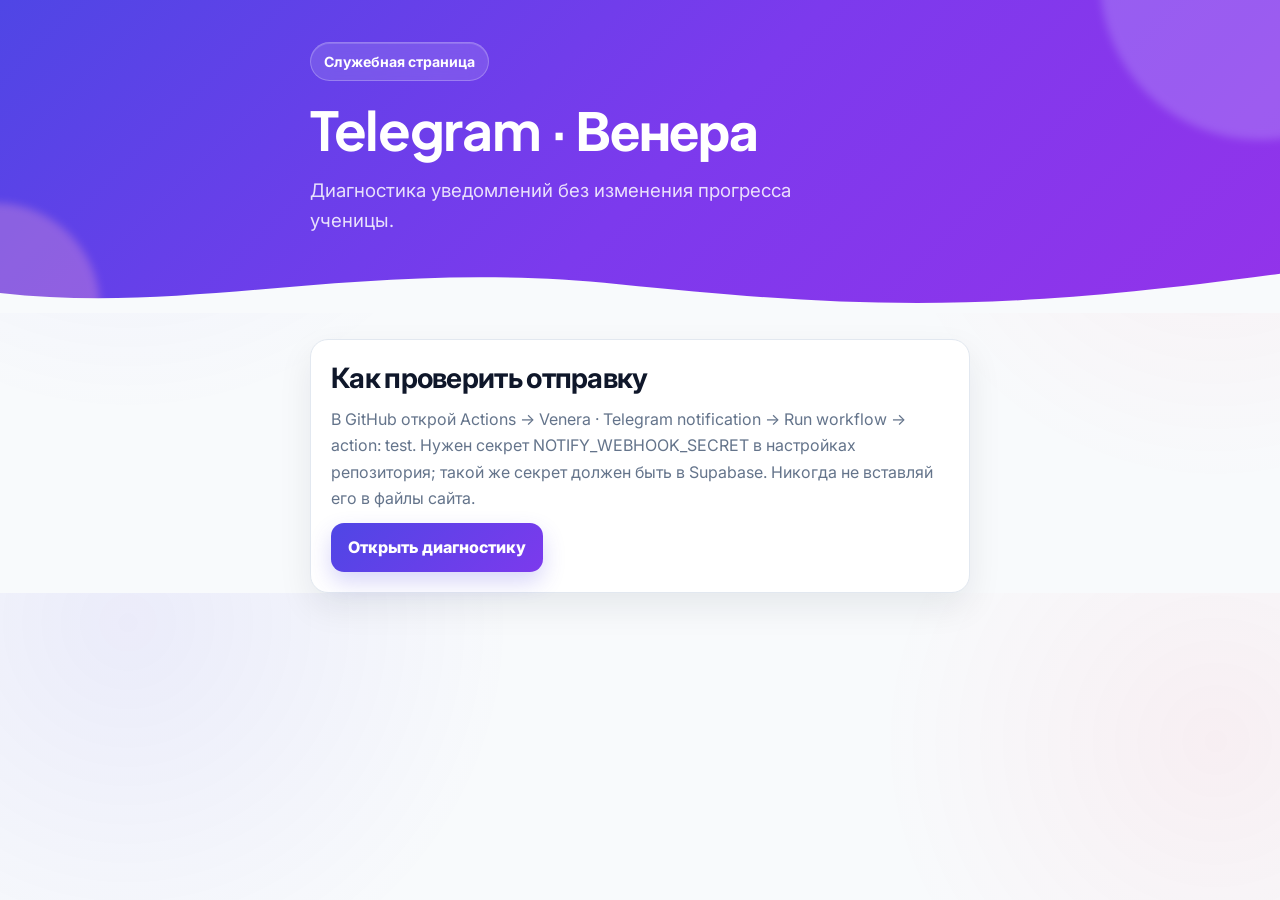
<file: telegram-report-test.html>
<!doctype html>
<html lang="ru"><head><meta charset="utf-8"><meta name="viewport" content="width=device-width,initial-scale=1">
<meta name="robots" content="noindex, nofollow"><title>Венера · Проверка Telegram</title>
<link rel="stylesheet" href="styles.css"><script src="config.js" defer></script></head>
<body><header class="hero hero-compact"><div class="container hero-content"><span class="hero-badge">Служебная страница</span>
<h1>Telegram · Венера</h1><p>Диагностика уведомлений без изменения прогресса ученицы.</p></div>
<svg class="hero-wave" viewBox="0 0 1440 100" preserveAspectRatio="none"><path fill="#f8fafc" d="M0,66 C220,102 410,10 696,52 C963,91 1115,99 1440,35 L1440,100 L0,100 Z"></path></svg></header>
<main class="main-content container"><section class="card"><h2>Как проверить отправку</h2>
<p class="muted" style="margin-top:12px">В GitHub открой Actions → Venera · Telegram notification → Run workflow → action: test. Нужен секрет NOTIFY_WEBHOOK_SECRET в настройках репозитория; такой же секрет должен быть в Supabase. Никогда не вставляй его в файлы сайта.</p>
<p style="margin-top:12px"><a class="btn btn-primary" href="diagnostics.html">Открыть диагностику</a></p></section></main></body></html>
</file>
<file: styles.css>
@import url('https://fonts.googleapis.com/css2?family=Inter:wght@400;500;600;700&family=Plus+Jakarta+Sans:wght@600;700;800&display=swap');

:root {
  --indigo: #4f46e5;
  --violet: #7c3aed;
  --purple: #9333ea;
  --rose: #f43f5e;
  --sky: #0ea5e9;
  --green: #16a34a;
  --amber: #f59e0b;
  --dark: #0f172a;
  --border: #e2e8f0;
  --muted: #64748b;
  --background: #f8fafc;
  --white: #ffffff;
  --shadow: 0 14px 34px rgba(15, 23, 42, 0.08);
  --shadow-hover: 0 18px 42px rgba(79, 70, 229, 0.14);
  --radius: 18px;
  --content: 700px;
  --nav-height: 76px;
}

* { box-sizing: border-box; }
html { scroll-behavior: smooth; }
body {
  margin: 0;
  min-width: 320px;
  color: var(--dark);
  background:
    radial-gradient(circle at 10% 5%, rgba(79,70,229,.08), transparent 30%),
    radial-gradient(circle at 95% 25%, rgba(244,63,94,.06), transparent 26%),
    var(--background);
  font: 400 16px/1.65 'Inter', system-ui, sans-serif;
  overflow-x: hidden;
}
body.has-bottom-nav { padding-bottom: calc(var(--nav-height) + 42px + env(safe-area-inset-bottom)); }
button, input, textarea, select { font: inherit; }
button, a { -webkit-tap-highlight-color: transparent; }
a { color: inherit; text-decoration: none; }
img, svg { max-width: 100%; }

.skip-link {
  position: fixed; left: 12px; top: -80px; z-index: 1000;
  background: var(--dark); color: white; padding: 10px 14px; border-radius: 10px;
}
.skip-link:focus { top: 12px; }

.container { width: min(100%, var(--content)); margin: 0 auto; padding-left: 20px; padding-right: 20px; }
.main-content { padding-top: 26px; }
.section { margin-top: 28px; }
.section:last-child { margin-bottom: 28px; }

h1, h2, h3, h4 {
  font-family: 'Plus Jakarta Sans', 'Inter', sans-serif;
  line-height: 1.2; margin: 0; letter-spacing: -0.025em;
}
h1 { font-size: clamp(2rem, 7vw, 3.35rem); }
h2 { font-size: clamp(1.35rem, 4vw, 1.75rem); }
h3 { font-size: 1.05rem; }
p { margin: 0; }
.muted { color: var(--muted); }
.eyebrow { color: var(--indigo); font-weight: 800; font-size: .78rem; letter-spacing: .12em; text-transform: uppercase; }
.section-heading { display: flex; align-items: end; justify-content: space-between; gap: 16px; margin-bottom: 14px; }
.section-heading p { color: var(--muted); font-size: .92rem; }

.hero {
  position: relative;
  color: white;
  overflow: hidden;
  background: linear-gradient(135deg, var(--indigo) 0%, var(--violet) 52%, var(--purple) 100%);
  isolation: isolate;
}
.hero::before, .hero::after {
  content: ''; position: absolute; border-radius: 999px; filter: blur(4px); opacity: .3; z-index: -1;
}
.hero::before { width: 320px; height: 320px; background: #c4b5fd; right: -140px; top: -180px; }
.hero::after { width: 210px; height: 210px; background: #f9a8d4; left: -110px; bottom: -100px; }
.hero-home { min-height: 360px; padding: 58px 0 86px; }
.hero-compact { min-height: 240px; padding: 42px 0 76px; }
.hero-content { position: relative; z-index: 2; }
.hero-content h1 { max-width: 640px; margin-top: 16px; }
.hero-content > p { max-width: 560px; margin-top: 14px; font-size: clamp(1rem, 3vw, 1.17rem); color: rgba(255,255,255,.84); }
.hero-badge {
  display: inline-flex; align-items: center; gap: 8px;
  min-height: 38px; padding: 7px 13px; border-radius: 999px;
  border: 1px solid rgba(255,255,255,.24); background: rgba(255,255,255,.12);
  box-shadow: inset 0 1px 0 rgba(255,255,255,.16);
  backdrop-filter: blur(10px); font-size: .88rem; font-weight: 700;
}
.hero-wave { position: absolute; left: 0; right: 0; bottom: -1px; width: 100%; height: 62px; display: block; }
.star { position: absolute; z-index: 1; color: rgba(255,255,255,.7); animation: twinkle 3.2s ease-in-out infinite; pointer-events: none; }
.star.one { top: 28px; right: 12%; font-size: 1.1rem; }
.star.two { top: 46%; right: 5%; font-size: .72rem; animation-delay: .8s; }
.star.three { left: 7%; top: 30%; font-size: .65rem; animation-delay: 1.6s; }
@keyframes twinkle { 0%,100% { transform: scale(.85) rotate(0); opacity: .35; } 50% { transform: scale(1.22) rotate(18deg); opacity: .95; } }

.card {
  background: var(--white); border: 1.5px solid var(--border); border-radius: var(--radius);
  box-shadow: var(--shadow); padding: 20px;
}
.card.interactive { transition: transform .2s ease, box-shadow .2s ease, border-color .2s ease; }
.card.interactive:hover { transform: translateY(-3px); box-shadow: var(--shadow-hover); border-color: #c7d2fe; }
.card.disabled { background: rgba(255,255,255,.72); box-shadow: none; }

.quick-grid { display: grid; grid-template-columns: 1fr 1fr; gap: 14px; }
.quick-card { min-height: 176px; display: flex; flex-direction: column; justify-content: space-between; }
.quick-card.wide { grid-column: span 2; min-height: auto; flex-direction: row; align-items: center; gap: 20px; }
.icon-box { width: 50px; height: 50px; border-radius: 15px; display: grid; place-items: center; font-size: 1.45rem; margin-bottom: 18px; }
.icon-indigo { background: #eef2ff; color: var(--indigo); }
.icon-rose { background: #fff1f2; color: var(--rose); }
.icon-sky { background: #e0f2fe; color: var(--sky); }
.quick-card h3 { font-size: 1.15rem; }
.quick-card p { color: var(--muted); margin-top: 7px; font-size: .94rem; }
.arrow { font-size: 1.35rem; color: var(--indigo); font-weight: 800; }

.book-card { display: flex; align-items: center; gap: 18px; background: linear-gradient(145deg, #fff, #f5f3ff); }
.book-cover { width: 74px; height: 92px; flex: 0 0 auto; display: grid; place-items: center; border-radius: 12px 8px 8px 12px; background: linear-gradient(145deg, var(--indigo), var(--violet)); color: white; font-size: 1.7rem; box-shadow: 7px 8px 16px rgba(79,70,229,.2); }
.book-card h3 { font-size: 1.25rem; margin-top: 4px; }
.book-edition { color: var(--muted); margin-top: 4px; }

.stats-grid { display: grid; grid-template-columns: repeat(4, 1fr); gap: 10px; }
.stat-card { padding: 16px 12px; text-align: center; box-shadow: none; }
.stat-card strong { display: block; font-family: 'Plus Jakarta Sans'; font-size: 1.45rem; line-height: 1.1; }
.stat-card span { display: block; color: var(--muted); margin-top: 6px; font-size: .78rem; line-height: 1.35; }

.progress-list { display: grid; gap: 16px; }
.progress-row-head { display: flex; align-items: center; justify-content: space-between; gap: 12px; margin-bottom: 8px; font-size: .9rem; }
.progress-row-head strong { font-weight: 700; }
.progress-row-head span { color: var(--muted); }
.progress-track { width: 100%; height: 10px; border-radius: 99px; background: #edf2f7; overflow: hidden; }
.progress-fill { height: 100%; width: 0; border-radius: inherit; background: linear-gradient(90deg, var(--indigo), var(--violet)); transition: width .5s ease; }
.progress-fill.rose { background: linear-gradient(90deg, var(--rose), #fb7185); }
.progress-fill.green { background: linear-gradient(90deg, var(--green), #4ade80); }

.empty-state { text-align: center; padding: 34px 24px; }
.empty-state-icon { width: 62px; height: 62px; display: grid; place-items: center; margin: 0 auto 16px; border-radius: 20px; background: #f1f5f9; font-size: 1.8rem; }
.empty-state h3 { font-size: 1.15rem; }
.empty-state p { color: var(--muted); margin: 8px auto 0; max-width: 480px; }

.list { display: grid; gap: 14px; }
.item-card { display: flex; align-items: center; gap: 14px; }
.current-material-card { min-height: 104px; }
.item-main { min-width: 0; flex: 1; }
.item-main h3 { overflow-wrap: anywhere; }
.item-main p { color: var(--muted); margin-top: 4px; font-size: .9rem; }
.item-icon { width: 48px; height: 48px; border-radius: 14px; display: grid; place-items: center; background: #f1f5f9; flex: 0 0 auto; font-size: 1.25rem; }
.status-badge { display: inline-flex; align-items: center; min-height: 27px; padding: 4px 9px; border-radius: 999px; font-size: .72rem; font-weight: 800; white-space: nowrap; }
.status-available { background: #ecfdf5; color: #15803d; }
.status-completed { background: #eef2ff; color: var(--indigo); }
.status-locked, .status-draft { background: #f1f5f9; color: var(--muted); }

.summary-grid { display: grid; grid-template-columns: repeat(3, 1fr); gap: 10px; }
.summary-card { text-align: center; padding: 16px 10px; box-shadow: none; }
.summary-card strong { display: block; font-family: 'Plus Jakarta Sans'; font-size: 1.4rem; }
.summary-card span { color: var(--muted); font-size: .8rem; }

.filters, .mode-tabs { display: flex; gap: 8px; overflow-x: auto; padding: 2px 1px 6px; scrollbar-width: thin; }
.filter-btn, .mode-btn {
  min-height: 42px; padding: 9px 14px; border: 1.5px solid var(--border); border-radius: 999px;
  background: white; color: var(--muted); cursor: pointer; font-weight: 700; white-space: nowrap;
}
.filter-btn.active, .mode-btn.active { background: var(--dark); border-color: var(--dark); color: white; }

.btn {
  min-height: 46px; display: inline-flex; align-items: center; justify-content: center; gap: 8px;
  border: 0; border-radius: 13px; padding: 11px 17px; cursor: pointer; font-weight: 800;
  transition: transform .16s ease, opacity .16s ease, box-shadow .16s ease;
}
.btn:hover { transform: translateY(-1px); }
.btn:focus-visible, .filter-btn:focus-visible, .mode-btn:focus-visible, input:focus-visible, textarea:focus-visible, select:focus-visible { outline: 3px solid rgba(79,70,229,.25); outline-offset: 2px; }
.btn-primary { color: white; background: linear-gradient(135deg, var(--indigo), var(--violet)); box-shadow: 0 10px 22px rgba(79,70,229,.22); }
.btn-secondary { color: var(--dark); background: #f1f5f9; }
.btn-success { color: white; background: var(--green); }
.btn-danger { color: white; background: var(--rose); }
.btn:disabled { opacity: .5; cursor: not-allowed; transform: none; box-shadow: none; }
.button-row { display: flex; flex-wrap: wrap; gap: 10px; margin-top: 18px; }

.lesson-block { margin-top: 14px; }
.lesson-block h3 { margin-bottom: 8px; }
.tip-card { background: #f5f3ff; border-color: #ddd6fe; }
.info-card { background: #eff6ff; border-color: #bfdbfe; }
.field-label { display: block; font-weight: 700; margin-bottom: 8px; }
.text-field, textarea, select {
  width: 100%; max-width: 100%; min-height: 48px; border: 1.5px solid var(--border); border-radius: 12px;
  padding: 11px 13px; background: white; color: var(--dark);
}
textarea { min-height: 120px; resize: vertical; }
.option-list { display: grid; gap: 9px; }
.option { display: flex; align-items: flex-start; gap: 10px; padding: 11px 12px; border: 1.5px solid var(--border); border-radius: 12px; background: white; }
.option input { margin-top: 4px; accent-color: var(--indigo); }
.feedback { display: none; margin-top: 10px; padding: 10px 12px; border-radius: 11px; font-size: .9rem; }
.feedback.show { display: block; }
.feedback.good { background: #ecfdf5; color: #166534; }
.feedback.bad { background: #fff1f2; color: #9f1239; }
.match-grid { display: grid; grid-template-columns: 1fr 1fr; gap: 10px; align-items: center; }
.word-chips { display: flex; flex-wrap: wrap; gap: 8px; }
.word-chip { border: 1.5px solid var(--border); background: white; border-radius: 10px; min-height: 40px; padding: 8px 11px; cursor: grab; }
.audio-player { width: 100%; margin-top: 8px; }

.table-wrap { overflow-x: auto; border-radius: 12px; border: 1.5px solid var(--border); }
table { width: 100%; min-width: 520px; border-collapse: collapse; background: white; }
th, td { padding: 12px 13px; border-bottom: 1px solid var(--border); text-align: left; vertical-align: top; }
th { background: #f8fafc; font-size: .85rem; }
tr:last-child td { border-bottom: 0; }

.flashcard-stage { perspective: 1200px; }
.flashcard { position: relative; min-height: 300px; cursor: pointer; transform-style: preserve-3d; transition: transform .55s cubic-bezier(.2,.75,.2,1); }
.flashcard.flipped { transform: rotateY(180deg); }
.flash-face { position: absolute; inset: 0; padding: 28px; border: 1.5px solid var(--border); border-radius: 22px; background: white; box-shadow: var(--shadow); backface-visibility: hidden; display: flex; flex-direction: column; align-items: center; justify-content: center; text-align: center; }
.flash-back { transform: rotateY(180deg); background: linear-gradient(145deg, #fff, #eef2ff); }
.flash-word { font-family: 'Plus Jakarta Sans'; font-size: clamp(2rem, 8vw, 3rem); overflow-wrap: anywhere; }
.flash-transcription { color: var(--muted); margin-top: 8px; }
.flash-example { margin-top: 20px; color: var(--muted); max-width: 480px; }
.flash-counter { text-align: center; color: var(--muted); margin-bottom: 10px; font-size: .9rem; }
.trainer-actions { display: grid; grid-template-columns: 1fr 1fr; gap: 10px; margin-top: 14px; }

.quiz-option { width: 100%; min-height: 52px; text-align: left; border: 1.5px solid var(--border); background: white; border-radius: 13px; padding: 12px 14px; cursor: pointer; font-weight: 600; }
.quiz-option.correct { border-color: #86efac; background: #f0fdf4; color: #166534; }
.quiz-option.wrong { border-color: #fda4af; background: #fff1f2; color: #9f1239; }
.quiz-option:disabled { cursor: default; }
.words-grid { display: grid; grid-template-columns: repeat(2, minmax(0,1fr)); gap: 10px; }
.word-card { min-width: 0; box-shadow: none; }
.word-card.known { border-color: #86efac; background: #f0fdf4; }
.word-card.difficult { box-shadow: inset 4px 0 0 var(--rose); }
.word-card strong, .word-card span { overflow-wrap: anywhere; }
.word-card span { display: block; color: var(--muted); margin-top: 4px; }

.bottom-nav {
  position: fixed; z-index: 100; left: 50%; bottom: max(14px, env(safe-area-inset-bottom)); transform: translateX(-50%);
  width: min(calc(100% - 24px), 520px); min-height: 66px; padding: 7px;
  display: grid; grid-template-columns: repeat(4, 1fr); gap: 4px;
  background: #0f172a; border: 1px solid rgba(255,255,255,.1); border-radius: 22px;
  box-shadow: 0 18px 45px rgba(15,23,42,.28);
}
.nav-link { min-width: 0; min-height: 50px; display: flex; flex-direction: column; align-items: center; justify-content: center; gap: 2px; color: #94a3b8; border-radius: 16px; font-size: .67rem; font-weight: 700; }
.nav-link .nav-icon { font-size: 1.15rem; line-height: 1; }
.nav-link.active { color: white; background: rgba(255,255,255,.12); }

.toast { position: fixed; z-index: 200; left: 50%; bottom: calc(var(--nav-height) + 35px); transform: translate(-50%, 20px); width: min(calc(100% - 32px), 520px); padding: 12px 16px; border-radius: 13px; color: white; background: var(--dark); box-shadow: var(--shadow); opacity: 0; pointer-events: none; transition: .25s ease; text-align: center; }
.toast.show { opacity: 1; transform: translate(-50%, 0); }

.reveal { animation: reveal .55s ease both; }
@keyframes reveal { from { opacity: 0; transform: translateY(12px); } to { opacity: 1; transform: none; } }

@media (max-width: 620px) {
  .hero-home { min-height: 330px; padding-top: 46px; }
  .quick-grid, .words-grid { grid-template-columns: 1fr; }
  .quick-card.wide { grid-column: span 1; }
  .stats-grid { grid-template-columns: repeat(2, 1fr); }
  .item-card { align-items: flex-start; }
  .status-badge { margin-left: auto; }
}

@media (max-width: 420px) {
  .container { padding-left: 16px; padding-right: 16px; }
  .card { padding: 17px; }
  .hero-compact { min-height: 220px; padding-top: 34px; }
  .book-card { align-items: flex-start; }
  .summary-grid { gap: 7px; }
  .summary-card { padding: 14px 6px; }
  .summary-card strong { font-size: 1.25rem; }
  .match-grid { grid-template-columns: 1fr; }
  .trainer-actions { grid-template-columns: 1fr; }
}

@media (prefers-reduced-motion: reduce) {
  *, *::before, *::after { scroll-behavior: auto !important; animation-duration: .01ms !important; animation-iteration-count: 1 !important; transition-duration: .01ms !important; }
}

/* Supabase cloud access */
.cloud-sync-panel {
  display: grid;
  grid-template-columns: minmax(0, 1fr) auto;
  gap: 16px;
  align-items: center;
  margin-bottom: 22px;
  padding: 18px;
  border: 1.5px solid var(--border);
  border-radius: 18px;
  background: rgba(255, 255, 255, 0.96);
  box-shadow: 0 10px 30px rgba(15, 23, 42, 0.07);
}

.cloud-sync-panel p {
  margin: 5px 0 0;
  color: var(--muted);
  font-size: 0.9rem;
}

.cloud-login-form {
  display: grid;
  grid-template-columns: minmax(150px, 1fr) minmax(150px, 1fr) auto;
  gap: 10px;
  align-items: end;
}

.cloud-login-form label {
  display: grid;
  gap: 6px;
  color: var(--muted);
  font-size: 0.78rem;
  font-weight: 700;
}

.cloud-login-form .text-field {
  min-width: 0;
  margin: 0;
}

.btn-small {
  min-height: 40px;
  padding: 9px 14px;
}

@media (max-width: 768px) {
  .cloud-sync-panel,
  .cloud-login-form {
    grid-template-columns: 1fr;
  }

  .cloud-sync-panel .btn,
  .cloud-login-form .btn {
    width: 100%;
  }
}

.btn-ghost {
  background: #fff;
  color: var(--dark);
  border-color: var(--border);
}

.btn-ghost:hover {
  border-color: var(--indigo);
  color: var(--indigo);
}

/* Lesson worksheets — spacious, readable layout */
body[data-view="lesson"] {
  --content: 860px;
}

body[data-view="lesson"] .hero-compact {
  min-height: 220px;
  padding-top: 36px;
}

body[data-view="lesson"] .main-content {
  padding-top: 18px;
}

body[data-view="lesson"] #lesson-root {
  display: grid;
  gap: 18px;
}

.lesson-intro {
  display: flex;
  align-items: center;
  justify-content: space-between;
  gap: 18px;
  margin: 0;
  padding: 17px 19px;
  box-shadow: none;
  background: linear-gradient(135deg, #ffffff 0%, #f8f7ff 100%);
}

.lesson-intro p {
  margin-top: 5px;
  color: #475569;
  font-size: .93rem;
}

.lesson-points {
  display: inline-flex;
  align-items: center;
  justify-content: center;
  flex: 0 0 auto;
  min-height: 34px;
  padding: 6px 11px;
  border: 1px solid #c7d2fe;
  border-radius: 999px;
  background: #eef2ff;
  color: #3730a3;
  font-size: .76rem;
  font-weight: 800;
  white-space: nowrap;
}

.lesson-roadmap {
  padding: 19px;
  box-shadow: none;
}

.lesson-roadmap-heading {
  display: flex;
  align-items: end;
  justify-content: space-between;
  gap: 16px;
  margin-bottom: 14px;
}

.lesson-roadmap-heading p {
  max-width: 430px;
  color: var(--muted);
  font-size: .84rem;
  text-align: right;
}

.lesson-roadmap ol {
  display: grid;
  grid-template-columns: repeat(3, minmax(0, 1fr));
  gap: 10px;
  margin: 0;
  padding: 0;
  list-style: none;
}

.lesson-roadmap a {
  display: flex;
  align-items: center;
  gap: 10px;
  min-height: 64px;
  padding: 11px 12px;
  border: 1.5px solid var(--border);
  border-radius: 14px;
  background: #fff;
  transition: border-color .18s ease, background .18s ease, transform .18s ease;
}

.lesson-roadmap a:hover {
  transform: translateY(-1px);
  border-color: #a5b4fc;
  background: #f8f7ff;
}

.lesson-roadmap a > span {
  width: 30px;
  height: 30px;
  display: grid;
  place-items: center;
  flex: 0 0 auto;
  border-radius: 10px;
  background: linear-gradient(135deg, var(--indigo), var(--violet));
  color: #fff;
  font-size: .76rem;
  font-weight: 900;
}

.lesson-roadmap strong {
  display: -webkit-box;
  overflow: hidden;
  -webkit-box-orient: vertical;
  -webkit-line-clamp: 2;
  font-size: .82rem;
  line-height: 1.35;
}

#lesson-blocks {
  display: grid;
  gap: 18px;
}

.lesson-block {
  margin: 0;
  scroll-margin-top: 24px;
}

.lesson-block h3 {
  margin-bottom: 8px;
}

.lesson-section-title {
  position: relative;
  display: grid;
  grid-template-columns: auto minmax(0, 1fr);
  gap: 14px;
  align-items: start;
  margin: 22px 0 0;
  padding: 24px 4px 8px;
  border-top: 1px solid #dbe3ef;
}

.lesson-section-title:first-child {
  margin-top: 4px;
  border-top: 0;
  padding-top: 10px;
}

.lesson-section-step {
  width: 39px;
  height: 39px;
  display: grid;
  place-items: center;
  border-radius: 13px;
  background: #eef2ff;
  color: var(--indigo);
  font-family: 'Plus Jakarta Sans', sans-serif;
  font-size: .84rem;
  font-weight: 900;
}

.lesson-section-title h2 {
  margin-top: 5px;
  font-size: clamp(1.45rem, 4vw, 1.9rem);
}

.lesson-section-title .muted {
  max-width: 650px;
  margin-top: 8px;
  line-height: 1.6;
}

/* Reading */
.reading-card {
  padding: 0;
  overflow: hidden;
  border-color: #dbe3ef;
}

.reading-title {
  display: flex;
  align-items: center;
  justify-content: space-between;
  gap: 16px;
  padding: 24px 26px 20px;
  border-bottom: 1px solid var(--border);
  background:
    radial-gradient(circle at 93% 20%, rgba(124, 58, 237, .09), transparent 26%),
    linear-gradient(145deg, #fff, #faf9ff);
}

.reading-title h3 {
  margin-top: 5px;
  font-size: clamp(1.55rem, 5vw, 2.05rem);
}

.reading-count {
  flex: 0 0 auto;
  padding: 6px 10px;
  border-radius: 999px;
  background: #f1f5f9;
  color: #475569;
  font-size: .76rem;
  font-weight: 800;
}

.reading-copy-wrap {
  padding: 24px 26px 28px;
}

.reading-sections {
  display: grid;
  grid-template-columns: 1fr;
  gap: 13px;
  padding: 18px;
  background: #f8fafc;
}

.reading-section {
  position: relative;
  min-width: 0;
  padding: 20px 24px 21px 68px;
  border: 1px solid #dde5ef;
  border-radius: 16px;
  background: #fff;
  box-shadow: 0 5px 15px rgba(15, 23, 42, .035);
}

.reading-section:nth-child(3n + 2) {
  background: #fffdf8;
}

.reading-section:nth-child(3n) {
  background: #fbfdff;
}

.reading-section-heading {
  margin-bottom: 8px;
}

.reading-section-heading h4 {
  margin: 0;
  color: #be123c;
  font-family: 'Plus Jakarta Sans', sans-serif;
  font-size: .88rem;
  letter-spacing: .055em;
  text-transform: uppercase;
}

.reading-number {
  position: absolute;
  top: 20px;
  left: 20px;
  width: 32px;
  height: 32px;
  display: grid;
  place-items: center;
  border-radius: 11px;
  background: #fff1f2;
  color: #be123c;
  font-size: .78rem;
  font-weight: 900;
}

.reading-section-copy,
.reading-copy {
  max-width: 68ch;
  color: #334155;
  font-size: 1rem;
  line-height: 1.82;
  text-wrap: pretty;
}

/* Exercises */
.exercise-card {
  padding: 0;
  overflow: hidden;
  border-color: #dbe3ef;
}

.exercise-heading {
  padding: 23px 24px 20px;
  border-bottom: 1px solid var(--border);
  background:
    radial-gradient(circle at 95% 15%, rgba(79, 70, 229, .07), transparent 26%),
    linear-gradient(180deg, #fff, #fbfcff);
}

.exercise-heading h3 {
  max-width: 720px;
  margin-top: 6px;
  font-size: clamp(1.12rem, 3.6vw, 1.35rem);
  line-height: 1.35;
}

.exercise-instructions {
  max-width: 680px;
  margin-top: 8px;
  line-height: 1.65;
}

.exercise-items {
  display: grid;
  gap: 12px;
  padding: 16px;
  background: #f6f8fb;
}

.exercise-item {
  padding: 18px 19px;
  border: 1px solid #dce4ee;
  border-radius: 15px;
  background: #fff;
  box-shadow: 0 4px 12px rgba(15, 23, 42, .025);
  transition: border-color .2s ease, background .2s ease, box-shadow .2s ease;
}

.exercise-item:last-child {
  border-bottom: 1px solid #dce4ee;
}

.exercise-item:focus-within {
  border-color: #a5b4fc;
  box-shadow: 0 0 0 4px rgba(79, 70, 229, .08);
}

.exercise-item.is-correct {
  border-color: #86efac;
  background: #f0fdf4;
  box-shadow: inset 4px 0 0 #22c55e;
}

.exercise-item.is-wrong {
  border-color: #fecdd3;
  background: #fff7f7;
  box-shadow: inset 4px 0 0 #fb7185;
}

.exercise-item.is-saved {
  border-color: #cbd5e1;
  background: #f8fafc;
  box-shadow: inset 4px 0 0 #94a3b8;
}

.exercise-item-header {
  display: flex;
  gap: 12px;
  align-items: flex-start;
  margin-bottom: 13px;
}

.exercise-number {
  width: 31px;
  height: 31px;
  display: grid;
  place-items: center;
  flex: 0 0 auto;
  border-radius: 10px;
  background: #eef2ff;
  color: var(--indigo);
  font-size: .78rem;
  font-weight: 900;
}

.exercise-example-label {
  min-width: 78px;
  height: 31px;
  display: inline-grid;
  place-items: center;
  flex: 0 0 auto;
  padding: 0 10px;
  border-radius: 10px;
  background: #eef2ff;
  color: var(--indigo);
  font-size: .68rem;
  font-weight: 900;
  letter-spacing: .08em;
  text-transform: uppercase;
}

.exercise-prompt {
  display: block;
  max-width: 680px;
  padding-top: 3px;
  color: var(--dark);
  font-size: .98rem;
  font-weight: 700;
  line-height: 1.62;
  text-wrap: pretty;
}

.exercise-control {
  padding-left: 43px;
}

.compact-options {
  grid-template-columns: repeat(2, minmax(0, 1fr));
  gap: 9px;
}

.option {
  min-height: 48px;
  align-items: center;
  padding: 11px 13px;
  border-radius: 12px;
  cursor: pointer;
  transition: border-color .16s ease, background .16s ease, transform .16s ease;
}

.option:hover {
  transform: translateY(-1px);
  border-color: #a5b4fc;
  background: #fafaff;
}

.option:has(input:checked) {
  border-color: var(--indigo);
  background: #eef2ff;
  color: #312e81;
}

.option input {
  width: 18px;
  height: 18px;
  flex: 0 0 auto;
  margin: 0;
}

.exercise-control select,
.exercise-control .text-field {
  max-width: 560px;
}

.exercise-control textarea {
  min-height: 180px;
  line-height: 1.65;
}

.word-bank {
  display: flex;
  flex-wrap: wrap;
  align-items: center;
  gap: 7px;
  margin-top: 15px;
  padding: 11px;
  border: 1px dashed #c7d2fe;
  border-radius: 13px;
  background: #f8f7ff;
}

.word-bank-label {
  width: 100%;
  margin-bottom: 2px;
  color: #6366f1;
  font-size: .7rem;
  letter-spacing: .09em;
  text-transform: uppercase;
}

.word-bank span {
  display: inline-flex;
  align-items: center;
  min-height: 31px;
  padding: 5px 10px;
  border: 1px solid #c7d2fe;
  border-radius: 999px;
  background: #fff;
  color: #3730a3;
  font-size: .82rem;
  font-weight: 700;
}

.exercise-example {
  background: #fbfcfe;
}

.example-answer {
  display: flex;
  flex-wrap: wrap;
  gap: 9px;
  align-items: center;
  margin-left: 43px;
  padding: 11px 13px;
  border: 1px dashed #cbd5e1;
  border-radius: 11px;
  color: #475569;
}

.example-answer span {
  color: var(--muted);
  font-size: .7rem;
  font-weight: 900;
  letter-spacing: .08em;
  text-transform: uppercase;
}

.example-answer strong {
  color: var(--dark);
}

.exercise-example-prompt {
  max-width: none;
}

.example-choice-selected {
  display: inline-block;
  margin: -2px 1px;
  padding: 1px 7px 2px;
  border: 2px solid var(--indigo);
  border-radius: 999px;
  background: #eef2ff;
  color: #312e81;
  font-weight: 900;
  line-height: 1.35;
}

.example-sentence-gaps {
  line-height: 2.1;
}

.example-gap-answer {
  display: inline-block;
  padding: 0 4px 1px;
  border-bottom: 2px solid var(--indigo);
  color: #312e81;
  font-weight: 900;
  line-height: 1.55;
}

.exercise-example-copy {
  color: var(--dark);
  font-size: .98rem;
  font-weight: 700;
  line-height: 1.62;
  text-wrap: pretty;
}

.sentence-gaps {
  display: flex;
  flex-wrap: wrap;
  align-items: center;
  gap: 8px 6px;
  line-height: 2.5;
}

.gap-input {
  width: clamp(100px, 24vw, 165px);
  min-height: 43px;
  padding: 7px 9px;
  border: 0;
  border-bottom: 2px solid #94a3b8;
  border-radius: 8px 8px 2px 2px;
  background: #f8fafc;
  color: var(--dark);
  text-align: center;
}

.gap-input:focus {
  border-bottom-color: var(--indigo);
  background: #eef2ff;
  outline: none;
}

.sentence-select-gap select {
  width: clamp(145px, 28vw, 230px);
  min-height: 43px;
  flex: 0 1 auto;
  padding: 7px 34px 7px 10px;
  border: 0;
  border-bottom: 2px solid #94a3b8;
  border-radius: 8px 8px 2px 2px;
  background-color: #f8fafc;
}

.sentence-select-gap select:focus {
  border-bottom-color: var(--indigo);
  background-color: #eef2ff;
  outline: none;
}

.audio-card {
  display: flex;
  gap: 17px;
  align-items: flex-start;
  padding: 21px 22px;
  background: linear-gradient(145deg, #fff, #f8f7ff);
}

.audio-icon {
  width: 54px;
  height: 54px;
  display: grid;
  place-items: center;
  flex: 0 0 auto;
  border-radius: 17px;
  background: #eef2ff;
  font-size: 1.45rem;
}

.audio-content {
  min-width: 0;
  flex: 1;
}

.audio-content h3 {
  line-height: 1.4;
}

.audio-player {
  margin-top: 13px;
}

.feedback.neutral {
  background: #f1f5f9;
  color: #475569;
}

.lesson-actions {
  position: relative;
  margin-top: 8px;
  padding: 21px;
  border-color: #c7d2fe;
  background: linear-gradient(145deg, #fff, #f8f7ff);
}

.lesson-actions .button-row {
  margin-top: 14px;
}

.lesson-actions .btn-primary {
  min-width: 190px;
}

.save-note {
  margin-top: 12px;
  font-size: .82rem;
}


/* Continuous A/B conversation layout for dialogue exercises */
.dialogue-exercise {
  display: grid;
  gap: 10px;
  padding: 16px;
  background: #f6f8fb;
}

.dialogue-line {
  display: grid;
  grid-template-columns: 34px minmax(0, 1fr);
  gap: 12px;
  align-items: flex-start;
  padding: 13px 15px;
  border: 1px solid #dce4ee;
  border-radius: 14px;
  background: #fff;
  box-shadow: 0 4px 12px rgba(15, 23, 42, .025);
}

.dialogue-speaker {
  width: 34px;
  height: 34px;
  display: grid;
  place-items: center;
  border-radius: 11px;
  background: #eef2ff;
  color: var(--indigo);
  font-size: .82rem;
  font-weight: 900;
}

.dialogue-utterance {
  min-width: 0;
  padding-top: 1px;
  color: var(--dark);
  font-size: .98rem;
  font-weight: 650;
  line-height: 2.8;
  text-wrap: pretty;
}

.dialogue-item,
.dialogue-plain-text {
  display: inline;
}

.dialogue-gap-number {
  margin: 0 2px 0 4px;
  color: var(--indigo);
  font-size: .7rem;
  font-weight: 900;
  line-height: 1;
  vertical-align: super;
}

.dialogue-gap-input {
  width: clamp(102px, 18vw, 158px);
  min-height: 38px;
  margin: 0 3px;
  padding: 5px 8px;
  vertical-align: middle;
}

.dialogue-example-answer {
  display: inline-block;
  margin: 0 3px;
  padding: 0 3px;
  border-bottom: 2px solid #94a3b8;
  color: #334155;
  font-weight: 800;
  line-height: 1.55;
}

.dialogue-item.is-correct .dialogue-gap-input {
  border-bottom-color: #16a34a;
  background: #f0fdf4;
}

.dialogue-item.is-wrong .dialogue-gap-input {
  border-bottom-color: #e11d48;
  background: #fff1f2;
}

.dialogue-item > .feedback {
  display: none;
  margin: 0 5px;
  padding: 3px 7px;
  border-radius: 999px;
  font-size: .68rem;
  font-weight: 900;
  line-height: 1.3;
  vertical-align: middle;
}

.dialogue-item > .feedback.show {
  display: inline-flex;
}

.dialogue-text-input {
  display: inline-block;
  width: min(100%, 240px);
  margin: 0 4px;
  vertical-align: middle;
}

@media (max-width: 720px) {
  .lesson-roadmap-heading {
    display: block;
  }

  .lesson-roadmap-heading p {
    margin-top: 5px;
    text-align: left;
  }

  .lesson-roadmap ol {
    grid-template-columns: 1fr;
  }

  .lesson-roadmap a {
    min-height: 56px;
  }
}

@media (max-width: 620px) {
  body[data-view="lesson"] .hero-compact {
    min-height: 205px;
    padding-top: 31px;
  }

  .lesson-intro {
    display: grid;
    gap: 12px;
  }

  .lesson-points {
    justify-self: start;
  }

  .lesson-section-title {
    grid-template-columns: auto minmax(0, 1fr);
    gap: 11px;
  }

  .lesson-section-step {
    width: 35px;
    height: 35px;
  }

  .reading-title {
    align-items: flex-start;
    padding: 20px 18px 17px;
  }

  .reading-count {
    display: none;
  }

  .reading-sections {
    gap: 11px;
    padding: 12px;
  }

  .reading-section {
    padding: 18px 17px 19px 57px;
  }

  .reading-number {
    top: 18px;
    left: 16px;
    width: 29px;
    height: 29px;
  }

  .reading-section-copy,
  .reading-copy {
    font-size: .97rem;
    line-height: 1.78;
  }

  .exercise-heading {
    padding: 20px 17px 17px;
  }

  .exercise-items {
    gap: 10px;
    padding: 11px;
  }

  .exercise-item {
    padding: 16px 14px;
  }

  .exercise-control {
    padding-left: 0;
  }
  .compact-options {
    grid-template-columns: 1fr;
  }

  .example-answer {
    margin-left: 0;
  }

  .audio-card {
    display: block;
    padding: 18px;
  }

  .audio-icon {
    margin-bottom: 12px;
  }

  .sentence-gaps {
    line-height: 1.9;
  }

  .gap-input {
    width: min(100%, 145px);
  }

  .dialogue-exercise {
    padding: 11px;
  }

  .dialogue-line {
    grid-template-columns: 30px minmax(0, 1fr);
    gap: 9px;
    padding: 12px 11px;
  }

  .dialogue-speaker {
    width: 30px;
    height: 30px;
    border-radius: 9px;
  }

  .dialogue-utterance {
    font-size: .94rem;
    line-height: 2.65;
  }

  .dialogue-gap-input {
    width: min(100%, 132px);
    min-height: 36px;
  }
}

@media (max-width: 420px) {
  .lesson-roadmap,
  .lesson-intro {
    padding: 16px;
  }

  .lesson-section-title {
    padding-left: 0;
    padding-right: 0;
  }

  .reading-section {
    padding: 17px 14px 18px;
  }

  .reading-number {
    position: static;
    margin-bottom: 9px;
  }

  .exercise-item-header {
    gap: 9px;
  }

  .exercise-number {
    width: 28px;
    height: 28px;
  }

  .lesson-actions .button-row,
  .lesson-actions .btn {
    width: 100%;
  }
}
.lesson-back-link {
  display: inline-flex;
  align-items: center;
  gap: 8px;
  margin: 0 0 24px;
  color: #4f46e5;
  font-weight: 700;
  text-decoration: none;
}

.lesson-back-link:hover {
  text-decoration: underline;
}

.lesson-back-link:focus-visible {
  outline: 3px solid rgba(79, 70, 229, 0.25);
  outline-offset: 4px;
  border-radius: 6px;
}


/* Grammar topic redesign */
.grammar-intro-card {
  background: linear-gradient(145deg, #ffffff, #f5f7ff);
  border-color: #dbe3ff;
}

.grammar-lead {
  margin-top: 10px;
  line-height: 1.75;
}

.grammar-formula-box {
  margin-top: 16px;
  padding: 15px 16px;
  border: 1px dashed #c7d2fe;
  border-radius: 15px;
  background: #f8f7ff;
}

.grammar-formula-box strong {
  display: inline-block;
  margin-bottom: 6px;
  color: #4338ca;
}

.grammar-anchor-links {
  display: flex;
  flex-wrap: wrap;
  gap: 8px;
  margin-top: 16px;
}

.grammar-anchor-link {
  display: inline-flex;
  align-items: center;
  min-height: 38px;
  padding: 8px 12px;
  border: 1px solid #dbe3ff;
  border-radius: 999px;
  background: white;
  color: #3730a3;
  font-weight: 700;
  font-size: .86rem;
}

.grammar-glance-grid,
.grammar-mini-grid {
  display: grid;
  grid-template-columns: repeat(2, minmax(0, 1fr));
  gap: 12px;
}

.grammar-glance-card,
.grammar-mini-card {
  box-shadow: none;
}

.grammar-glance-head {
  display: flex;
  align-items: flex-start;
  gap: 12px;
}

.grammar-glance-icon {
  width: 42px;
  height: 42px;
  display: grid;
  place-items: center;
  flex: 0 0 auto;
  border-radius: 14px;
  background: #eef2ff;
  font-size: 1.2rem;
}

.grammar-pattern {
  margin-top: 14px;
  padding: 10px 12px;
  border-radius: 12px;
  background: #f8fafc;
  color: #334155;
  font-weight: 700;
  line-height: 1.5;
}

.grammar-example-sentence {
  margin-top: 10px;
  color: #475569;
}

.grammar-mini-card {
  background: linear-gradient(145deg, #fff, #fbfcff);
}

.grammar-mini-card p {
  margin-top: 8px;
  color: #334155;
}

.grammar-mini-example {
  margin-top: 12px;
  padding: 11px 12px;
  border-radius: 12px;
  background: #eef2ff;
  color: #3730a3;
  font-weight: 700;
}

.grammar-example-group {
  background: linear-gradient(145deg, #fff, #fbfcff);
}

.grammar-example-item {
  color: #334155;
  line-height: 1.7;
}

.grammar-exercise-card {
  overflow: hidden;
}

.grammar-exercise-heading {
  position: relative;
}

.grammar-step-row {
  display: flex;
  flex-wrap: wrap;
  gap: 8px;
  align-items: center;
  margin-bottom: 8px;
}

.grammar-step-badge,
.grammar-difficulty {
  display: inline-flex;
  align-items: center;
  min-height: 28px;
  padding: 4px 10px;
  border-radius: 999px;
  font-size: .75rem;
  font-weight: 800;
}

.grammar-step-badge {
  background: #eef2ff;
  color: #4338ca;
}

.grammar-difficulty {
  background: #ecfdf5;
  color: #15803d;
}

.grammar-practice-actions {
  margin-top: 16px;
  border-color: #dbe3ff;
  background: linear-gradient(145deg, #fff, #f8f7ff);
}

.grammar-success-note {
  margin-top: 10px;
  color: #334155;
}

@media (max-width: 620px) {
  .grammar-glance-grid,
  .grammar-mini-grid {
    grid-template-columns: 1fr;
  }
}

/* Linked lesson materials in the homework hub and lesson page */
.lesson-hub-card {
  padding: 0;
  overflow: hidden;
}

.lesson-hub-main {
  display: flex;
  align-items: center;
  gap: 14px;
  padding: 20px;
  transition: background .18s ease;
}

.lesson-hub-main.interactive:hover {
  background: #fbfcff;
}

.lesson-materials {
  border: 1px solid var(--border);
  background: #fff;
}

/* Compact links in the homework hub */
.lesson-materials-hub {
  display: flex;
  align-items: center;
  gap: 10px;
  min-height: 52px;
  margin: 0;
  padding: 9px 16px 10px;
  border-width: 1px 0 0;
  border-radius: 0;
  background: #f8fafc;
}

.lesson-materials-compact-label {
  flex: 0 0 auto;
  color: var(--muted);
  font-size: .7rem;
  font-weight: 800;
  letter-spacing: .08em;
  text-transform: uppercase;
}

.lesson-materials-hub .lesson-material-links {
  min-width: 0;
  display: flex;
  flex-wrap: wrap;
  gap: 6px;
  margin: 0;
}

.lesson-material-chip {
  min-height: 34px;
  display: inline-flex;
  align-items: center;
  gap: 6px;
  padding: 6px 9px;
  border: 1px solid #dbe3ff;
  border-radius: 999px;
  background: #fff;
  color: #334155;
  font-size: .76rem;
  font-weight: 750;
  line-height: 1;
  white-space: nowrap;
  transition: transform .16s ease, border-color .16s ease, background .16s ease;
}

.lesson-material-chip:hover {
  transform: translateY(-1px);
  border-color: #a5b4fc;
  background: #f5f3ff;
}

.lesson-material-chip.vocab {
  border-color: #fecdd3;
  background: #fffafb;
}

.lesson-material-chip.grammar {
  border-color: #c7d2fe;
  background: #fafaff;
}

.lesson-material-chip-icon {
  font-size: .92rem;
}

.lesson-material-chip-arrow {
  color: var(--indigo);
  font-weight: 900;
}

/* One clear materials block inside the lesson */
.lesson-materials-lesson {
  margin-top: 14px;
  padding: 16px;
  border-color: #c7d2fe;
  border-radius: 18px;
  background:
    radial-gradient(circle at 95% 0%, rgba(124, 58, 237, .09), transparent 30%),
    linear-gradient(145deg, #fff, #f8f7ff);
  box-shadow: 0 10px 26px rgba(79, 70, 229, .07);
}

.lesson-materials-heading {
  display: flex;
  align-items: baseline;
  justify-content: space-between;
  gap: 14px;
}

.lesson-materials-heading p {
  color: var(--muted);
  font-size: .84rem;
  text-align: right;
}

.lesson-materials-lesson .lesson-material-links {
  display: grid;
  grid-template-columns: repeat(3, minmax(0, 1fr));
  gap: 9px;
  margin-top: 12px;
}

.lesson-material-link {
  min-width: 0;
  min-height: 64px;
  display: flex;
  align-items: center;
  justify-content: space-between;
  gap: 10px;
  padding: 10px 11px;
  border: 1.5px solid #dbe3ff;
  border-radius: 14px;
  background: rgba(255,255,255,.92);
  transition: transform .16s ease, border-color .16s ease, box-shadow .16s ease;
}

.lesson-material-link:hover {
  transform: translateY(-2px);
  border-color: #8b5cf6;
  box-shadow: 0 9px 20px rgba(79, 70, 229, .12);
}

.lesson-material-link-main {
  min-width: 0;
  display: flex;
  align-items: flex-start;
  gap: 9px;
}

.lesson-material-icon {
  width: 32px;
  height: 32px;
  display: grid;
  place-items: center;
  flex: 0 0 auto;
  border-radius: 10px;
  background: #eef2ff;
  font-size: 1rem;
}

.lesson-material-text {
  min-width: 0;
}

.lesson-material-link strong,
.lesson-material-link small {
  display: block;
}

.lesson-material-link strong {
  font-size: .82rem;
}

.lesson-material-link small {
  margin-top: 2px;
  color: var(--muted);
  font-size: .7rem;
  line-height: 1.32;
  overflow-wrap: anywhere;
}

.lesson-material-arrow {
  width: 29px;
  height: 29px;
  display: grid;
  place-items: center;
  flex: 0 0 auto;
  border-radius: 50%;
  background: #ede9fe;
  color: #6d28d9;
  font-size: .95rem;
  font-weight: 900;
  transition: transform .16s ease, background .16s ease;
}

.lesson-material-link:hover .lesson-material-arrow {
  transform: translateX(2px);
  background: #ddd6fe;
}

.lesson-material-link.vocab {
  border-color: #fecdd3;
}

.lesson-material-link.vocab .lesson-material-icon {
  background: #fff1f2;
}

.lesson-material-link.grammar {
  border-color: #c7d2fe;
}

@media (max-width: 620px) {
  .lesson-hub-main {
    align-items: flex-start;
    padding: 17px;
  }

  .lesson-materials-hub {
    align-items: flex-start;
    padding: 9px 13px 11px;
  }

  .lesson-materials-compact-label {
    padding-top: 9px;
  }

  .lesson-materials-lesson .lesson-material-links {
    grid-template-columns: 1fr;
  }

  .lesson-materials-heading {
    display: block;
  }

  .lesson-materials-heading p {
    margin-top: 4px;
    text-align: left;
  }
}

@media (max-width: 420px) {
  .lesson-materials-hub {
    display: block;
  }

  .lesson-materials-compact-label {
    display: block;
    padding: 0;
    margin-bottom: 7px;
  }

  .lesson-material-chip {
    min-height: 32px;
    padding: 6px 8px;
    font-size: .72rem;
  }
}

/* Sequential homework numbering */
.homework-number {
  display: block;
  margin-bottom: 4px;
  color: var(--indigo);
  font-size: .72rem;
  font-weight: 900;
  letter-spacing: .08em;
  text-transform: uppercase;
}

/* Lesson 4: image-based packing exercises */
.exercise-images {
  display: grid;
  grid-template-columns: 1fr;
  gap: 18px;
  margin: 18px 0;
}

.exercise-images-multiple {
  grid-template-columns: repeat(2, minmax(0, 1fr));
  align-items: start;
}

.exercise-image-figure {
  min-width: 0;
  margin: 0;
}

.exercise-image-figure figcaption {
  margin-top: 8px;
  color: var(--muted);
  font-size: .84rem;
  font-weight: 800;
  text-align: center;
}

.exercise-image-link {
  display: block;
  margin: 18px 0;
  border: 1px solid #dce4ee;
  border-radius: 16px;
  overflow: hidden;
  background: #f8fafc;
}

.exercise-image {
  display: block;
  width: 100%;
  height: auto;
}

.exercise-source {
  margin: 18px 0;
  padding: 18px 19px;
  border: 1px solid #cbd5e1;
  border-radius: 15px;
  background: #f8fafc;
}

.exercise-source h4 {
  margin: 0 0 8px;
  color: var(--dark);
  font-size: 1.15rem;
}

.exercise-source p {
  margin: 0;
  line-height: 1.65;
}

.word-bank-groups {
  display: grid;
  gap: 10px;
  margin-top: 15px;
}

.word-bank-groups .word-bank {
  margin-top: 0;
}

.odd-one-out-control {
  display: grid;
  gap: 14px;
}

.odd-options {
  display: flex;
  flex-wrap: wrap;
  gap: 9px;
}

.odd-option {
  position: relative;
  display: inline-flex;
  align-items: center;
  min-height: 42px;
  padding: 8px 13px;
  border: 1px solid #cbd5e1;
  border-radius: 999px;
  background: #fff;
  color: var(--dark);
  font-weight: 700;
}

label.odd-option {
  cursor: pointer;
}

.odd-option input {
  position: absolute;
  opacity: 0;
  pointer-events: none;
}

.odd-option:has(input:checked),
.odd-option.selected {
  border: 2px solid var(--indigo);
  background: #eef2ff;
  color: #312e81;
}

.odd-reason {
  display: flex;
  flex-wrap: wrap;
  align-items: center;
  gap: 7px;
  color: var(--dark);
  font-weight: 700;
}

.odd-reason-input {
  width: min(260px, 100%);
}

@media (max-width: 640px) {
  .exercise-images-multiple {
    grid-template-columns: 1fr;
  }

  .exercise-image-link {
    margin-inline: -8px;
    border-radius: 12px;
  }

  .odd-option {
    flex: 1 1 calc(50% - 9px);
    justify-content: center;
    text-align: center;
  }

  .odd-reason {
    align-items: flex-end;
  }
}

.exercise-display-heading {
  margin: 4px 0 -3px;
  padding: 8px 4px 0;
  color: var(--dark);
  font-size: 1rem;
  font-weight: 900;
}

.exercise-display-copy {
  margin: -2px 0;
  padding: 12px 16px;
  border-left: 3px solid #cbd5e1;
  color: var(--dark);
  line-height: 1.65;
}

.numbered-example-gap {
  padding-left: 0;
}

.inline-example-answer,
.inline-gap-number {
  color: var(--indigo);
  font-weight: 900;
}

.inline-example-answer b,
.inline-gap-number {
  display: inline-grid;
  min-width: 22px;
  height: 22px;
  place-items: center;
  margin-right: 4px;
  border-radius: 7px;
  background: #eef2ff;
  font-size: .72rem;
}


.exercise-item[data-input-type="example-gap"] .exercise-control {
  padding-left: 0;
}


/* Completed grammar topics keep their correct answers visible but locked. */
.grammar-practice-locked .grammar-exercise-card {
  border-color: #bbf7d0;
}

.grammar-practice-locked input:disabled,
.grammar-practice-locked textarea:disabled,
.grammar-practice-locked select:disabled {
  opacity: 1;
  cursor: not-allowed;
  background: #f8fafc;
  color: #334155;
}

.grammar-practice-locked .option:has(input:disabled) {
  cursor: not-allowed;
}

/* Newest-first material groups */
.material-group {
  display: grid;
  gap: 12px;
}

.material-group + .material-group {
  margin-top: 8px;
  padding-top: 22px;
  border-top: 1px solid var(--border);
}

.material-group-heading {
  display: flex;
  align-items: center;
  justify-content: space-between;
  gap: 14px;
  padding: 0 2px;
}

.material-group-heading h2 {
  font-size: 1.08rem;
}

.material-group-heading p {
  margin-top: 3px;
  color: var(--muted);
  font-size: .84rem;
  line-height: 1.45;
}

.material-group-count {
  flex: 0 0 auto;
  min-width: 30px;
  min-height: 30px;
  display: inline-grid;
  place-items: center;
  padding: 4px 9px;
  border-radius: 999px;
  background: #eef2ff;
  color: #4338ca;
  font-size: .78rem;
  font-weight: 800;
}

.material-group-completed .material-group-count {
  background: #ecfdf5;
  color: #15803d;
}

.material-group-empty {
  padding: 15px 17px;
  border: 1.5px dashed #cbd5e1;
  border-radius: 14px;
  background: rgba(255,255,255,.58);
  color: var(--muted);
  font-size: .9rem;
}

.material-group-list {
  gap: 14px;
}

/* Lesson exercise details: highlighted source phrases and circle/tick choices */
.sr-only {
  position: absolute !important;
  width: 1px !important;
  height: 1px !important;
  padding: 0 !important;
  margin: -1px !important;
  overflow: hidden !important;
  clip: rect(0, 0, 0, 0) !important;
  white-space: nowrap !important;
  border: 0 !important;
}

.exercise-source-line {
  margin: 0 0 11px;
  color: var(--dark);
  font-size: .98rem;
  font-weight: 600;
  line-height: 1.65;
}

.exercise-source-highlight {
  padding: 1px 3px;
  background: #e5e7eb;
  box-decoration-break: clone;
  -webkit-box-decoration-break: clone;
}

.exercise-example-target {
  padding-bottom: 2px;
  color: var(--dark);
  font-size: .98rem;
  line-height: 1.65;
  border-bottom: 1px solid #cbd5e1;
}

.circle-or-tick-sentence {
  display: flex;
  flex-wrap: wrap;
  align-items: center;
  gap: 6px;
  color: var(--dark);
  font-size: .98rem;
  line-height: 1.7;
}

.circle-choice {
  display: inline-flex;
  align-items: center;
  gap: 5px;
  padding: 2px 4px;
  border-radius: 7px;
  cursor: pointer;
}

.circle-choice input,
.circle-tick input {
  width: 17px;
  height: 17px;
  margin: 0;
}

.circle-choice:has(input:checked),
.circle-choice.selected {
  outline: 2px solid var(--indigo);
  outline-offset: 1px;
  background: #eef2ff;
}

.choice-slash {
  color: var(--muted);
}

.circle-tick {
  display: inline-flex;
  align-items: center;
  justify-content: center;
  gap: 5px;
  min-width: 42px;
  min-height: 34px;
  margin-left: 8px;
  padding: 3px 8px;
  border: 1px solid #cbd5e1;
  border-radius: 9px;
  cursor: pointer;
  font-weight: 900;
}

.circle-tick:has(input:checked),
.circle-tick.example-tick {
  border-color: var(--indigo);
  background: #eef2ff;
  color: var(--indigo);
}

.gap-input-wide {
  width: clamp(180px, 42vw, 330px);
}

@media (max-width: 620px) {
  .circle-tick {
    margin-left: 0;
  }

  .gap-input-wide {
    width: min(100%, 300px);
  }
}

/* Lesson 6: keep workbook-style numbering aligned with sentence-based tasks. */
.exercise-item-inline-row {
  display: grid;
  grid-template-columns: 31px minmax(0, 1fr);
  gap: 12px;
  align-items: start;
}

.exercise-item-inline-content {
  min-width: 0;
  padding-top: 1px;
}

.exercise-item-inline-content .exercise-source-line {
  margin-top: 0;
}

.exercise-item-inline-content .circle-or-tick-sentence,
.exercise-item-inline-content .sentence-gaps,
.exercise-item-inline-content .exercise-example-target {
  margin-top: 0;
}

.exercise-item-inline-row.is-example-labeled {
  grid-template-columns: 78px minmax(0, 1fr);
}

/* A long image-based exercise keeps its source picture visible only while that exercise is in view. */
.exercise-card.has-sticky-image {
  overflow: visible;
}

.exercise-sticky-layout {
  display: grid;
  grid-template-columns: minmax(250px, .78fr) minmax(0, 1.42fr);
  gap: 18px;
  align-items: start;
  padding: 16px;
  border-radius: 0 0 var(--radius) var(--radius);
  background: #f6f8fb;
}

.exercise-sticky-media {
  min-width: 0;
  align-self: stretch;
}

.exercise-sticky-media .exercise-images {
  position: sticky;
  top: 24px;
  margin: 0;
}

.exercise-sticky-media .exercise-image-link {
  margin: 0;
}

.exercise-sticky-content {
  min-width: 0;
}

.exercise-sticky-content .exercise-items {
  padding: 0;
  background: transparent;
}

.exercise-sticky-content .exercise-source {
  margin-top: 0;
}

@media (max-width: 760px) {
  .exercise-card.has-sticky-image {
    overflow: hidden;
  }

  .exercise-sticky-layout {
    grid-template-columns: 1fr;
    gap: 12px;
    padding: 12px;
  }

  .exercise-sticky-media .exercise-images {
    position: static;
  }
}

@media (max-width: 420px) {
  .exercise-item-inline-row {
    grid-template-columns: 28px minmax(0, 1fr);
    gap: 9px;
  }

  .exercise-item-inline-row.is-example-labeled {
    grid-template-columns: 72px minmax(0, 1fr);
  }

  .exercise-example-label {
    min-width: 72px;
    padding: 0 8px;
    font-size: .62rem;
  }
}

/* Workbook section headings can keep the bold category and lighter topic on one baseline. */
.lesson-section-title-composite {
  display: flex;
  align-items: baseline;
  flex-wrap: wrap;
  column-gap: .28em;
  row-gap: .08em;
}

.lesson-section-title-tail {
  font-size: .62em;
  font-weight: 500;
  letter-spacing: 0;
}

/* Lesson 7: interactive pronunciation and crossword tasks. */
.pronunciation-r-line {
  color: var(--dark);
  font-size: 1rem;
  font-weight: 700;
  line-height: 1.65;
  letter-spacing: 0;
  word-spacing: 0;
}

.r-choice {
  position: relative;
  display: inline;
  margin: 0;
  padding: 0;
  vertical-align: baseline;
  cursor: pointer;
}

.r-letter {
  position: relative;
  display: inline;
  vertical-align: baseline;
}

.r-choice input {
  position: absolute;
  width: 1px;
  height: 1px;
  opacity: 0;
  pointer-events: none;
}

.r-choice span,
.r-letter {
  display: inline;
  margin-inline: -2px;
  padding: 0 2px;
  border: 2px solid transparent;
  border-radius: 999px;
  box-decoration-break: clone;
  -webkit-box-decoration-break: clone;
  transition: border-color .15s ease, background .15s ease, color .15s ease;
}

.r-choice:hover span {
  background: #f5f7ff;
}

.r-choice input:focus-visible + span {
  outline: 3px solid rgba(79, 70, 229, .22);
  outline-offset: 2px;
}

.r-choice input:checked + span,
.r-letter.is-pronounced {
  border-color: var(--indigo);
  background: #eef2ff;
  color: #312e81;
}

.pronunciation-sentence-control {
  display: grid;
  gap: 12px;
}

.pronunciation-sentence-control .text-field {
  width: min(100%, 680px);
}

.pronunciation-r-preview {
  min-height: 35px;
  padding: 8px 10px;
  border-radius: 10px;
  background: #f8fafc;
  color: var(--dark);
  line-height: 1.9;
}

.pronunciation-r-preview:empty {
  display: none;
}

.crossword-workspace {
  display: grid;
  grid-template-columns: minmax(0, 1.05fr) minmax(280px, .95fr);
  gap: 22px;
  padding: 18px;
  background: #f6f8fb;
}

.crossword-grid-panel {
  min-width: 0;
}

.crossword-grid {
  --crossword-cell: clamp(23px, 2.2vw, 30px);
  width: calc(var(--crossword-cell) * 15);
  max-width: 100%;
  margin: 0 auto;
  display: grid;
  grid-template-columns: repeat(15, var(--crossword-cell));
  grid-auto-rows: var(--crossword-cell);
  justify-content: center;
  align-items: stretch;
  overflow: visible;
}

.crossword-row {
  display: contents;
}

.crossword-cell-wrap {
  position: relative;
  grid-row: auto;
  min-width: 0;
  height: var(--crossword-cell);
}

.crossword-cell {
  width: 100%;
  height: 100%;
  margin: 0;
  padding: 0;
  border: 1px solid #64748b;
  border-radius: 0;
  background: #fff;
  color: var(--dark);
  text-align: center;
  text-transform: uppercase;
  font: 800 clamp(.72rem, 2vw, .95rem)/1 var(--font, inherit);
  outline: none;
}

.crossword-cell:focus {
  position: relative;
  z-index: 3;
  border-color: var(--indigo);
  box-shadow: 0 0 0 3px rgba(79, 70, 229, .18);
}

.crossword-cell:disabled {
  opacity: 1;
  -webkit-text-fill-color: var(--dark);
  cursor: default;
}

.crossword-cell-wrap.is-hidden-letter .crossword-cell {
  background: #e2e8f0;
  border-color: #64748b;
}

.crossword-cell-number {
  position: absolute;
  z-index: 4;
  top: 1px;
  left: 2px;
  color: #334155;
  font-size: clamp(.42rem, 1vw, .58rem);
  font-weight: 900;
  line-height: 1;
  pointer-events: none;
}

.crossword-cell-wrap.has-apostrophe-after::after {
  content: "’";
  position: absolute;
  z-index: 4;
  top: 1px;
  right: -2px;
  transform: translateX(50%);
  color: #334155;
  font-size: .8rem;
  font-weight: 900;
  pointer-events: none;
}

.crossword-cell-wrap.has-hyphen-after::after {
  content: "–";
  position: absolute;
  z-index: 4;
  top: 50%;
  right: -5px;
  transform: translate(50%, -55%);
  color: #334155;
  font-weight: 900;
  pointer-events: none;
}

.crossword-cell-wrap.has-word-break-after::after {
  content: "";
  position: absolute;
  right: -2px;
  top: 0;
  width: 4px;
  height: 100%;
  background: #f6f8fb;
  pointer-events: none;
}

.crossword-row.is-correct .crossword-cell {
  border-color: #22c55e;
  background: #f0fdf4;
}

.crossword-row.is-correct .crossword-cell-wrap.is-hidden-letter .crossword-cell {
  background: #dcfce7;
}

.crossword-row.is-wrong .crossword-cell {
  border-color: #fb7185;
  background: #fff7f7;
}

.crossword-row.is-wrong .crossword-cell-wrap.is-hidden-letter .crossword-cell {
  background: #ffe4e6;
}

.crossword-hidden-answer {
  width: min(100%, 520px);
  margin: 18px auto 0;
  padding: 14px 16px;
  border: 1px solid #dce4ee;
  border-radius: 13px;
  background: #fff;
}

.crossword-hidden-answer strong {
  display: block;
  margin-top: 6px;
  min-height: 1.35em;
  color: #312e81;
  font-size: 1.05rem;
  letter-spacing: .13em;
  word-spacing: .28em;
}

.crossword-clues {
  display: grid;
  align-content: start;
  gap: 4px;
}

.crossword-clue {
  display: grid;
  grid-template-columns: 26px minmax(0, 1fr);
  gap: 8px;
  width: 100%;
  padding: 7px 8px;
  border: 0;
  border-radius: 9px;
  background: transparent;
  color: var(--dark);
  text-align: left;
  font: inherit;
  line-height: 1.45;
  cursor: pointer;
}

.crossword-clue:hover,
.crossword-clue:focus-visible {
  background: #eef2ff;
  outline: none;
}

.crossword-clue.is-example {
  cursor: default;
}

.crossword-clue-number {
  color: var(--indigo);
  font-size: .78rem;
  font-weight: 900;
  text-align: right;
}

.crossword-follow-up.exercise-items {
  padding-top: 4px;
}

@media (max-width: 860px) {
  .crossword-workspace {
    grid-template-columns: 1fr;
    gap: 18px;
  }

  .crossword-clues {
    grid-template-columns: 1fr;
  }
}

@media (max-width: 520px) {
  .crossword-workspace {
    padding: 12px 8px 14px;
  }

  .crossword-grid {
    --crossword-cell: clamp(15px, 4vw, 19px);
  }

  .crossword-cell-number {
    top: 0;
    left: 1px;
  }

  .crossword-hidden-answer {
    margin-top: 14px;
    padding: 12px;
  }

  .crossword-clue {
    grid-template-columns: 22px minmax(0, 1fr);
    padding-inline: 4px;
  }
}

/* Homework 10: continuous grammar text + pronunciation tables */
.continuous-gaps {
  display: grid;
  gap: 16px;
  padding: 20px;
  border: 1px solid var(--border);
  border-radius: 16px;
  background: rgba(255,255,255,.76);
}

.continuous-gaps-paragraph {
  margin: 0;
  color: var(--dark);
  font-size: 1rem;
  line-height: 2.15;
}

.continuous-gap {
  display: inline-flex;
  align-items: baseline;
  gap: 5px;
  white-space: nowrap;
  margin-inline: 3px;
}

.continuous-gap sup {
  color: var(--indigo);
  font-size: .68rem;
  font-weight: 900;
  top: -.45em;
}

.continuous-gap-input {
  width: 126px;
  min-width: 96px;
  padding: 5px 7px 4px;
  border: 0;
  border-bottom: 2px solid #9aa9bd;
  border-radius: 8px 8px 2px 2px;
  background: #f8fafc;
  color: var(--dark);
  font: inherit;
  font-weight: 700;
  outline: none;
}

.continuous-gap.is-medium .continuous-gap-input { width: 170px; }
.continuous-gap.is-wide .continuous-gap-input { width: 225px; }

.continuous-gap-input:focus {
  border-bottom-color: var(--indigo);
  box-shadow: 0 0 0 3px rgba(79,70,229,.10);
}

.continuous-gap-input.is-correct {
  border-bottom-color: #22c55e;
  background: #f0fdf4;
}

.continuous-gap-input.is-wrong {
  border-bottom-color: #fb7185;
  background: #fff7f7;
}

.continuous-verb-hint {
  color: var(--muted);
  font-size: .9em;
}

.continuous-gap-example {
  padding: 2px 7px;
  border-radius: 9px;
  background: #eef2ff;
}

.continuous-example-label {
  display: inline-flex;
  align-items: center;
  min-height: 22px;
  padding: 2px 7px;
  border-radius: 999px;
  background: #eef2ff;
  color: var(--indigo);
  font-size: .66rem;
  font-weight: 900;
  letter-spacing: .06em;
  vertical-align: middle;
}

.continuous-example-answer {
  color: var(--dark);
  font-weight: 900;
  border-bottom: 2px solid #9aa9bd;
}

.ed-verb-list {
  display: flex;
  flex-wrap: wrap;
  gap: 8px 14px;
  margin: 0 0 18px;
  padding: 15px 16px;
  border: 1px solid var(--border);
  border-radius: 14px;
  background: #f8fafc;
}

.ed-verb-list span {
  font-weight: 700;
}

.ed-pronunciation-table {
  display: grid;
  grid-template-columns: repeat(3, minmax(0, 1fr));
  border: 1px solid var(--border);
  border-radius: 16px;
  overflow: hidden;
  background: #fff;
}

.ed-column {
  min-width: 0;
  padding-bottom: 12px;
}

.ed-column + .ed-column { border-left: 1px solid var(--border); }

.ed-column > header {
  display: grid;
  gap: 3px;
  place-items: center;
  min-height: 72px;
  padding: 12px;
  background: #f8fafc;
  border-bottom: 1px solid var(--border);
}

.ed-column > header strong {
  color: var(--dark);
  font-size: 1.35rem;
}

.ed-column > header span {
  color: var(--muted);
  font-size: .84rem;
}

.ed-example-cell,
.ed-answer-cell {
  min-height: 58px;
  display: flex;
  align-items: center;
  justify-content: center;
  gap: 8px;
  padding: 8px 12px;
  border-bottom: 1px solid #eef2f7;
}

.ed-example-cell strong { font-size: 1rem; }

.ed-answer-input {
  width: 100%;
  min-width: 0;
  padding-block: 9px;
  text-align: center;
}

.ed-answer-input.is-correct {
  border-color: #22c55e;
  background: #f0fdf4;
}

.ed-answer-input.is-wrong {
  border-color: #fb7185;
  background: #fff7f7;
}

.present-past-table {
  display: grid;
  border: 1px solid var(--border);
  border-radius: 16px;
  overflow: hidden;
  background: #fff;
}

.present-past-head,
.present-past-row {
  display: grid;
  grid-template-columns: 54px minmax(0, 1fr) minmax(0, 1fr);
  align-items: center;
}

.present-past-head {
  min-height: 46px;
  background: #f8fafc;
  border-bottom: 1px solid var(--border);
}

.present-past-head strong {
  padding: 10px 14px;
  text-align: center;
}

.present-past-head strong + strong { border-left: 1px solid var(--border); }

.present-past-row {
  min-height: 64px;
  border-bottom: 1px solid #eef2f7;
}

.present-past-row:last-child { border-bottom: 0; }

.present-past-number {
  align-self: stretch;
  display: grid;
  place-items: center;
  color: var(--indigo);
  font-weight: 900;
  background: #f8fafc;
  border-right: 1px solid var(--border);
}

.present-past-row > span:not(.present-past-number),
.present-past-row > input {
  margin: 9px 12px;
}

.present-past-row > *:nth-child(3) { border-left-color: var(--border); }

.present-past-row.is-example > span:not(.present-past-number) {
  min-height: 44px;
  display: flex;
  align-items: center;
  justify-content: center;
  gap: 8px;
  font-weight: 800;
}

.present-past-row.is-correct input {
  border-color: #22c55e;
  background: #f0fdf4;
}

.present-past-row.is-wrong input {
  border-color: #fb7185;
  background: #fff7f7;
}

@media (max-width: 760px) {
  .continuous-gaps { padding: 15px; }
  .continuous-gaps-paragraph { line-height: 2.35; }
  .continuous-gap { white-space: normal; }
  .continuous-gap-input { width: min(42vw, 150px); }
  .continuous-gap.is-medium .continuous-gap-input,
  .continuous-gap.is-wide .continuous-gap-input { width: min(58vw, 220px); }

  .ed-pronunciation-table {
    grid-template-columns: 1fr;
  }
  .ed-column + .ed-column {
    border-left: 0;
    border-top: 1px solid var(--border);
  }

  .present-past-head,
  .present-past-row {
    grid-template-columns: 38px minmax(0, 1fr) minmax(0, 1fr);
  }
  .present-past-row > span:not(.present-past-number),
  .present-past-row > input {
    margin: 7px;
  }
}


/* Keep original example numbering when the workbook numbers the model answer. */
.exercise-item-inline-row.is-example-labeled:has(.exercise-number + .exercise-example-label) {
  grid-template-columns: 42px 78px minmax(0, 1fr);
}

.exercise-item-inline-row.is-example-labeled:has(.exercise-number + .exercise-example-label) .exercise-item-inline-content {
  grid-column: 3;
}

@media (max-width: 760px) {
  .exercise-item-inline-row.is-example-labeled:has(.exercise-number + .exercise-example-label) {
    grid-template-columns: 34px 72px minmax(0, 1fr);
  }
}

@media (max-width: 420px) {
  .exercise-item-inline-row.is-example-labeled:has(.exercise-number + .exercise-example-label) {
    grid-template-columns: 30px 1fr;
  }
  .exercise-item-inline-row.is-example-labeled:has(.exercise-number + .exercise-example-label) .exercise-example-label {
    grid-column: 2;
  }
  .exercise-item-inline-row.is-example-labeled:has(.exercise-number + .exercise-example-label) .exercise-item-inline-content {
    grid-column: 1 / -1;
  }
}


/* Homework 11: examples mirror the control the student will actually use. */
.continuous-example-input {
  display: inline-block;
  min-width: 120px;
  margin-inline: 4px;
  padding: 2px 8px 3px;
  border-bottom: 2px solid var(--indigo);
  border-radius: 7px 7px 2px 2px;
  background: #fff;
  color: #312e81;
  font-weight: 900;
  text-align: center;
}

.example-select-gap select:disabled,
.example-text-field:disabled {
  opacity: 1;
  -webkit-text-fill-color: #312e81;
  color: #312e81;
  font-weight: 900;
  cursor: default;
}

.example-select-gap select:disabled {
  border-bottom-color: var(--indigo);
  background-color: #eef2ff;
}

.example-text-field:disabled {
  width: min(100%, 680px);
  border-color: #c7d2fe;
  background: #eef2ff;
}


/* Homework 13: article selects inside one continuous text + repeat checkboxes */
.continuous-gap-select {
  width: 96px;
  min-width: 78px;
  padding-right: 24px;
  text-align: left;
  cursor: pointer;
}

.task-checkbox {
  display: inline-flex;
  align-items: center;
  gap: 10px;
  width: fit-content;
  max-width: 100%;
  padding: 12px 14px;
  border: 1px solid var(--border);
  border-radius: 14px;
  background: #f8fafc;
  color: var(--dark);
  font-weight: 800;
  cursor: pointer;
}

.task-checkbox input {
  width: 20px;
  height: 20px;
  accent-color: var(--indigo);
  flex: 0 0 auto;
}

.task-checkbox span {
  line-height: 1.45;
}

/* Homework 16: source-faithful review layouts */
.inline-single-sentence {
  line-height: 2.15;
}

.article-mcq-layout {
  display: grid;
  grid-template-columns: minmax(0, 1.08fr) minmax(320px, .92fr);
  gap: 22px;
  align-items: start;
}

.article-mcq-copy {
  position: sticky;
  top: 92px;
  max-height: calc(100vh - 118px);
  overflow: auto;
  padding: 24px;
  border: 1px solid var(--border);
  border-radius: 18px;
  background: #fff;
  box-shadow: 0 8px 24px rgba(15, 23, 42, .04);
}

.article-mcq-copy h4 {
  margin: 0 0 16px;
  font-size: clamp(1.35rem, 2.5vw, 2rem);
  line-height: 1.15;
}

.article-mcq-copy p {
  margin: 0;
  color: var(--dark);
  font-size: 1rem;
  line-height: 1.85;
}

.article-mcq-questions {
  min-width: 0;
}

.article-mcq-questions .exercise-item {
  padding: 15px 16px;
}

.article-mcq-questions .compact-options {
  grid-template-columns: 1fr;
}

.pronunciation-choice-table {
  display: grid;
  border: 1px solid var(--border);
  border-radius: 16px;
  overflow: hidden;
  background: #fff;
}

.pronunciation-choice-row {
  display: grid;
  grid-template-columns: minmax(120px, .4fr) minmax(0, 1.6fr);
  gap: 16px;
  align-items: center;
  padding: 15px 16px;
  border-bottom: 1px solid var(--border);
}

.pronunciation-choice-row:last-child {
  border-bottom: 0;
}

.pronunciation-choice-reference {
  display: flex;
  align-items: center;
  gap: 10px;
}

.pronunciation-choice-options {
  display: flex;
  flex-wrap: wrap;
  gap: 8px;
}

.pronunciation-table-choice {
  position: relative;
  cursor: pointer;
}

.pronunciation-table-choice input {
  position: absolute;
  opacity: 0;
  pointer-events: none;
}

.pronunciation-table-choice span {
  display: inline-flex;
  align-items: center;
  min-height: 38px;
  padding: 7px 11px;
  border: 1px solid var(--border);
  border-radius: 999px;
  background: #fff;
  font-weight: 700;
  transition: .15s ease;
}

.pronunciation-table-choice input:checked + span {
  border-color: var(--indigo);
  background: #eef2ff;
  color: #312e81;
}

@media (max-width: 820px) {
  .article-mcq-layout {
    grid-template-columns: 1fr;
  }

  .article-mcq-copy {
    position: static;
    max-height: none;
    overflow: visible;
  }

  .pronunciation-choice-row {
    grid-template-columns: 1fr;
    gap: 10px;
  }
}


/* Lesson 17: picture vocabulary, reconstructed from the original workbook images */
.image-spelling-grid {
  display: grid;
  grid-template-columns: repeat(3, minmax(0, 1fr));
  gap: 18px;
  padding: 20px;
}
.image-spelling-item {
  position: relative;
  display: flex;
  flex-direction: column;
  align-items: center;
  gap: 12px;
  min-width: 0;
  padding: 16px 12px 18px;
  border: 1px solid var(--border);
  border-radius: 18px;
  background: #fff;
}
.image-spelling-number {
  position: absolute;
  top: 12px;
  left: 12px;
  min-width: 30px;
  height: 30px;
  padding: 0 8px;
  display: inline-flex;
  align-items: center;
  justify-content: center;
  border-radius: 10px;
  background: var(--soft);
  color: var(--indigo);
  font-weight: 900;
  line-height: 1;
}
.image-spelling-picture-wrap {
  width: 100%;
  min-height: 190px;
  display: flex;
  align-items: center;
  justify-content: center;
  padding: 14px 8px 2px;
}
.image-spelling-picture {
  display: block;
  width: 100%;
  max-width: 260px;
  max-height: 220px;
  object-fit: contain;
}
.image-spelling-word {
  display: flex;
  align-items: end;
  justify-content: center;
  flex-wrap: wrap;
  gap: 3px;
  min-height: 44px;
  font-size: 1.08rem;
  font-weight: 850;
  letter-spacing: .02em;
}
.image-spelling-fixed {
  display: inline-flex;
  align-items: center;
  justify-content: center;
  min-width: 18px;
  height: 36px;
}
.image-spelling-space { width: 16px; }
.image-spelling-letter {
  width: 28px;
  height: 36px;
  padding: 2px 1px;
  border: 0;
  border-bottom: 2px solid #9aa7bd;
  border-radius: 0;
  background: #f8fafc;
  color: var(--dark);
  text-align: center;
  font: inherit;
  font-weight: 900;
  text-transform: lowercase;
  outline: none;
}
.image-spelling-letter:focus {
  border-bottom-color: var(--indigo);
  background: #eef2ff;
}
.image-spelling-item.is-correct .image-spelling-letter {
  border-bottom-color: #16a34a;
  background: #f0fdf4;
}
.image-spelling-item.is-wrong .image-spelling-letter {
  border-bottom-color: #dc2626;
  background: #fef2f2;
}
.image-spelling-word.is-example-word {
  flex-direction: column;
  align-items: center;
  gap: 5px;
}
.image-spelling-word.is-example-word strong {
  padding: 6px 14px;
  border-bottom: 2px solid #9aa7bd;
  font-size: 1.08rem;
}
@media (max-width: 800px) {
  .image-spelling-grid { grid-template-columns: repeat(2, minmax(0, 1fr)); gap: 12px; padding: 12px; }
  .image-spelling-picture-wrap { min-height: 145px; }
  .image-spelling-picture { max-height: 170px; }
  .image-spelling-letter { width: 25px; height: 34px; }
}
@media (max-width: 520px) {
  .image-spelling-grid { grid-template-columns: 1fr; }
  .image-spelling-picture-wrap { min-height: 180px; }
}


/* Homework 18: completed examples inside pronunciation tables */
.pronunciation-example-choice {
  display: inline-flex;
  align-items: center;
  min-height: 38px;
  padding: 7px 11px;
  border: 1px solid var(--border);
  border-radius: 999px;
  background: #fff;
  color: var(--dark);
  font-weight: 700;
}
.pronunciation-example-choice.is-selected {
  border-color: var(--indigo);
  background: #eef2ff;
  color: #312e81;
  box-shadow: inset 0 0 0 1px var(--indigo);
}
.pronunciation-choice-reference .exercise-example-label {
  min-width: auto;
  height: 26px;
  padding: 0 8px;
  font-size: .6rem;
}


/* Homework 20: original-shape interactive crossword */
.crossword-grid-workspace {
  display: grid;
  gap: 20px;
  padding: 18px;
  background: #f6f8fb;
}

.crossword-grid-main {
  display: grid;
  grid-template-columns: minmax(0, 1fr);
  grid-template-areas:
    "clue"
    "grid";
  gap: 14px;
  align-items: start;
  min-width: 0;
}

.crossword-hover-panel {
  grid-area: clue;
  width: 100%;
  height: 108px;
  min-height: 108px;
  max-height: 108px;
  box-sizing: border-box;
  padding: 12px 14px;
  border: 1px solid #d7deeb;
  border-radius: 14px;
  background: #fff;
  overflow: hidden;
}

.crossword-hover-label {
  display: block;
  margin-bottom: 5px;
  color: var(--indigo);
  font-size: .68rem;
  font-weight: 900;
  letter-spacing: .08em;
  text-transform: uppercase;
}

.crossword-active-clue {
  height: 68px;
  min-height: 68px;
  max-height: 68px;
  overflow-y: auto;
  overflow-x: hidden;
  color: var(--dark);
  font-size: .92rem;
  font-weight: 700;
  line-height: 1.35;
  scrollbar-width: thin;
}

.crossword-grid-true {
  grid-area: grid;
  --crossword-cell: clamp(16px, 4vw, 34px);
  width: calc(var(--crossword-cell) * var(--crossword-cols));
  max-width: 100%;
  margin: 0 auto;
  display: grid;
  grid-template-columns: repeat(var(--crossword-cols), var(--crossword-cell));
  grid-template-rows: repeat(var(--crossword-rows), var(--crossword-cell));
  justify-content: center;
  align-items: stretch;
}

.crossword-grid-empty,
.crossword-grid-separator,
.crossword-grid-cell-wrap {
  width: var(--crossword-cell);
  height: var(--crossword-cell);
  box-sizing: border-box;
}

.crossword-grid-empty {
  pointer-events: none;
}

.crossword-grid-separator {
  border: 1px solid #64748b;
  background: #d7dde5;
  pointer-events: none;
}

.crossword-grid-cell-wrap {
  position: relative;
}

.crossword-grid-cell {
  width: 100%;
  height: 100%;
  margin: 0;
  padding: 0;
  border: 1px solid #64748b;
  border-radius: 0;
  background: #fff;
  color: var(--dark);
  text-align: center;
  text-transform: uppercase;
  font: 800 clamp(.72rem, 2vw, .98rem)/1 var(--font, inherit);
  outline: none;
  box-sizing: border-box;
}

.crossword-grid-cell:focus {
  position: relative;
  z-index: 5;
  border-color: var(--indigo);
  box-shadow: inset 0 0 0 2px rgba(79,70,229,.28);
}

.crossword-grid-cell-wrap.is-given .crossword-grid-cell {
  background: #f7f8fb;
  color: #334155;
  font-weight: 900;
  opacity: 1;
  -webkit-text-fill-color: #334155;
}

.crossword-grid-cell-wrap.is-correct .crossword-grid-cell {
  border-color: #22c55e;
  background: #f0fdf4;
}

.crossword-grid-cell-wrap.is-wrong .crossword-grid-cell {
  border-color: #fb7185;
  background: #fff7f7;
}

.crossword-grid-clues {
  display: grid;
  grid-template-columns: 1fr;
  gap: 18px;
}

.crossword-clue-column {
  display: grid;
  gap: 8px;
}

.crossword-clue-column h4 {
  margin: 0;
  color: var(--dark);
  font-size: .94rem;
  letter-spacing: .04em;
}

.crossword-clue-list {
  display: grid;
  gap: 3px;
}

.crossword-clue-row {
  display: grid;
  grid-template-columns: 28px minmax(0, 1fr);
  gap: 8px;
  width: 100%;
  padding: 7px 9px;
  border: 0;
  border-radius: 9px;
  background: transparent;
  color: var(--dark);
  text-align: left;
  font: inherit;
  line-height: 1.42;
  cursor: pointer;
}

.crossword-clue-row:hover,
.crossword-clue-row:focus-visible {
  background: #eef2ff;
  outline: none;
}

.crossword-clue-row.is-example {
  opacity: .78;
}

.crossword-clue-row.is-correct { background: #f0fdf4; }
.crossword-clue-row.is-wrong { background: #fff7f7; }

@media (max-width: 900px) {
  .crossword-grid-main {
    grid-template-columns: 1fr;
    grid-template-areas: "clue" "grid";
    gap: 14px;
  }

  .crossword-hover-panel {
    width: 100%;
    height: 96px;
  }

  .crossword-active-clue {
    height: 56px;
  }
}

@media (max-width: 520px) {
  .crossword-grid-workspace {
    padding: 12px 6px 14px;
  }

  .crossword-grid-true {
    --crossword-cell: clamp(17px, 5vw, 22px);
  }

  .crossword-hover-panel {
    height: 100px;
    padding: 10px 12px;
  }

  .crossword-active-clue {
    height: 62px;
    font-size: .88rem;
  }

  .crossword-clue-row {
    grid-template-columns: 24px minmax(0, 1fr);
    padding-inline: 5px;
  }
}


/* Homework 20 layout hotfix: keep the clue panel separate from the crossword. */
.crossword-grid-workspace {
  padding-bottom: 96px;
}
@media (max-width: 520px) {
  .crossword-grid-workspace { padding-bottom: 110px; }
  .crossword-grid-cell { font-size: .62rem; }
  .crossword-cell-number { font-size: .42rem; }
}

/* Textbook-style grammar chapters */
.grammar-textbook-intro .grammar-lead {
  color: var(--dark);
  font-size: 1.05rem;
  line-height: 1.75;
}

.grammar-chapter-nav {
  position: sticky;
  top: 10px;
  z-index: 4;
  padding: 10px;
  border-radius: 16px;
  background: rgba(255,255,255,.94);
  backdrop-filter: blur(10px);
}

.grammar-chapter-section {
  scroll-margin-top: 88px;
}

.grammar-section-intro,
.grammar-section-note,
.grammar-paragraphs p {
  line-height: 1.75;
}

.grammar-mark {
  display: inline;
  padding: .04em .22em;
  border-radius: .35em;
  background: #eef2ff;
  color: #3730a3;
  font-weight: 800;
}

.grammar-bi-example {
  padding: 12px 14px;
  border-left: 4px solid #6366f1;
  border-radius: 10px;
  background: #f8faff;
}

.grammar-bi-en {
  color: var(--dark);
  font-weight: 750;
  line-height: 1.55;
}

.grammar-bi-ru {
  margin-top: 4px;
  color: #475569;
  line-height: 1.55;
}

.grammar-bi-note {
  margin-top: 7px;
  padding-top: 7px;
  border-top: 1px dashed #cbd5e1;
  color: #64748b;
  font-size: .92rem;
  line-height: 1.5;
}

.grammar-example-stack,
.grammar-formula-lines,
.grammar-paragraphs {
  display: grid;
  gap: 12px;
}

.grammar-step-grid,
.grammar-concept-grid,
.grammar-compare-grid,
.grammar-mistake-grid {
  display: grid;
  grid-template-columns: repeat(2, minmax(0, 1fr));
  gap: 14px;
}

.grammar-step-card,
.grammar-concept-card,
.grammar-compare-card,
.grammar-mistake-card,
.grammar-formula-chapter-card,
.grammar-note-card,
.grammar-timeline-card,
.grammar-photo-map {
  padding: 20px;
}

.grammar-step-card {
  position: relative;
  padding-top: 50px;
}

.grammar-step-number {
  position: absolute;
  top: 14px;
  left: 18px;
  width: 28px;
  height: 28px;
  display: grid;
  place-items: center;
  border-radius: 50%;
  background: #4f46e5;
  color: #fff;
  font-weight: 900;
}

.grammar-formula-line {
  padding: 11px 13px;
  border-radius: 10px;
  background: #f8fafc;
  border: 1px solid #e2e8f0;
  line-height: 1.6;
}

.grammar-timeline {
  position: relative;
  display: grid;
  grid-template-columns: repeat(auto-fit, minmax(180px, 1fr));
  gap: 14px;
}

.grammar-timeline::before {
  content: '';
  position: absolute;
  top: 18px;
  left: 8%;
  right: 8%;
  height: 3px;
  background: #c7d2fe;
}

.grammar-timeline-point {
  position: relative;
  z-index: 1;
  display: grid;
  gap: 9px;
  justify-items: center;
  text-align: center;
}

.grammar-timeline-dot {
  width: 38px;
  height: 38px;
  display: grid;
  place-items: center;
  border: 4px solid #fff;
  border-radius: 50%;
  background: #4f46e5;
  box-shadow: 0 0 0 2px #a5b4fc;
  color: #fff;
  font-weight: 900;
}

.grammar-timeline-point h3 {
  margin: 0;
  font-size: 1rem;
}

.grammar-timeline-point p {
  margin: 0;
  color: #475569;
  line-height: 1.55;
}

.grammar-decision-list {
  display: grid;
  gap: 12px;
}

.grammar-decision-card {
  padding: 18px;
}

.grammar-decision-question {
  display: flex;
  gap: 10px;
  align-items: flex-start;
}

.grammar-decision-question > span {
  flex: 0 0 auto;
  width: 28px;
  height: 28px;
  display: grid;
  place-items: center;
  border-radius: 8px;
  background: #312e81;
  color: #fff;
  font-weight: 900;
}

.grammar-decision-branches {
  display: grid;
  grid-template-columns: repeat(2, minmax(0, 1fr));
  gap: 10px;
  margin-top: 14px;
}

.grammar-decision-branches > div {
  padding: 12px;
  border-radius: 10px;
  background: #f8fafc;
}

.grammar-yes,
.grammar-no {
  display: inline-block;
  margin-bottom: 6px;
  font-size: .75rem;
  font-weight: 900;
  letter-spacing: .08em;
}

.grammar-yes { color: #15803d; }
.grammar-no { color: #9f1239; }

.grammar-wrong,
.grammar-right {
  padding: 8px 10px;
  border-radius: 9px;
  font-weight: 800;
}

.grammar-wrong {
  background: #fff1f2;
  color: #be123c;
}

.grammar-right {
  margin-top: 7px;
  background: #f0fdf4;
  color: #15803d;
}

.grammar-mistake-card p {
  margin-bottom: 0;
  line-height: 1.6;
}

.grammar-note-warning {
  border-left: 4px solid #f59e0b;
  background: #fffbeb;
}

.grammar-note-info {
  border-left: 4px solid #6366f1;
  background: #f8faff;
}

.grammar-photo-frame {
  position: relative;
  min-height: 330px;
  border: 2px solid #cbd5e1;
  border-radius: 16px;
  background:
    linear-gradient(135deg, rgba(99,102,241,.06), rgba(14,165,233,.05)),
    repeating-linear-gradient(0deg, transparent 0 39px, rgba(148,163,184,.14) 40px),
    repeating-linear-gradient(90deg, transparent 0 39px, rgba(148,163,184,.14) 40px);
}

.grammar-photo-label {
  position: absolute;
  max-width: 190px;
  padding: 9px 11px;
  border: 1px solid #c7d2fe;
  border-radius: 10px;
  background: rgba(255,255,255,.94);
  box-shadow: 0 8px 20px rgba(15,23,42,.08);
}

.grammar-photo-label strong,
.grammar-photo-label span { display: block; }
.grammar-photo-label span { margin-top: 3px; color: #64748b; font-size: .88rem; }
.grammar-photo-top-left { top: 14px; left: 14px; }
.grammar-photo-top-right { top: 14px; right: 14px; }
.grammar-photo-center { top: 50%; left: 50%; transform: translate(-50%, -50%); }
.grammar-photo-foreground { bottom: 14px; left: 14px; }
.grammar-photo-background { bottom: 14px; right: 14px; }

@media (max-width: 760px) {
  .grammar-chapter-nav { position: static; }
  .grammar-step-grid,
  .grammar-concept-grid,
  .grammar-compare-grid,
  .grammar-mistake-grid,
  .grammar-decision-branches { grid-template-columns: 1fr; }
  .grammar-timeline { grid-template-columns: 1fr; }
  .grammar-timeline::before { top: 16px; bottom: 16px; left: 18px; right: auto; width: 3px; height: auto; }
  .grammar-timeline-point { grid-template-columns: 38px minmax(0,1fr); justify-items: start; text-align: left; align-items: start; }
  .grammar-photo-frame { min-height: 420px; }
  .grammar-photo-label { max-width: 150px; font-size: .9rem; }
}

/* Homework 21: drag-and-drop word-stress table */
.word-stress-drag { display:grid; gap:18px; padding:18px; }
.word-stress-pool-wrap { display:grid; gap:10px; }
.word-stress-pool-label { color:var(--muted); font-size:.84rem; font-weight:800; text-transform:uppercase; letter-spacing:.06em; }
.word-stress-pool, .word-stress-dropzone { min-height:62px; display:flex; flex-wrap:wrap; align-content:flex-start; gap:8px; padding:10px; border:1px dashed #c7d2fe; border-radius:14px; background:#f8fafc; transition:border-color .15s ease,background .15s ease; }
.word-stress-pool.is-drag-over, .word-stress-dropzone.is-drag-over { border-color:var(--indigo); background:#eef2ff; }
.word-stress-chip { appearance:none; border:1px solid #cbd5e1; border-radius:999px; background:#fff; color:var(--dark); padding:8px 12px; font:inherit; font-weight:750; line-height:1.15; cursor:grab; user-select:none; touch-action:manipulation; box-shadow:0 1px 2px rgba(15,23,42,.05); transition:transform .12s ease,border-color .12s ease,background .12s ease; }
.word-stress-chip:hover { border-color:#a5b4fc; transform:translateY(-1px); }
.word-stress-chip:active { cursor:grabbing; }
.word-stress-chip.is-dragging { opacity:.45; }
.word-stress-chip.is-selected { border-color:var(--indigo); background:#eef2ff; box-shadow:0 0 0 3px rgba(79,70,229,.12); }
.word-stress-chip.is-correct { border-color:#22c55e; background:#f0fdf4; }
.word-stress-chip.is-wrong { border-color:#fb7185; background:#fff7f7; }
.word-stress-drag-hint { margin:0; color:var(--muted); font-size:.9rem; }
.word-stress-table { display:grid; grid-template-columns:repeat(3,minmax(0,1fr)); border:1px solid var(--border); border-radius:16px; overflow:hidden; background:#fff; }
.word-stress-column { min-width:0; padding-bottom:12px; }
.word-stress-column + .word-stress-column { border-left:1px solid var(--border); }
.word-stress-column > header { min-height:66px; display:grid; place-items:center; padding:12px; background:#f8fafc; border-bottom:1px solid var(--border); color:var(--dark); font-weight:850; text-align:center; }
.word-stress-example { min-height:54px; display:flex; align-items:center; justify-content:center; gap:8px; padding:8px 10px; border-bottom:1px solid #eef2f7; }
.word-stress-column .word-stress-dropzone { margin:10px; min-height:122px; border-style:dashed; }
.word-stress-column.has-missing .word-stress-dropzone { border-color:#fb7185; background:#fff7f7; }
@media (max-width:760px) {
  .word-stress-drag { padding:14px; }
  .word-stress-table { grid-template-columns:1fr; }
  .word-stress-column + .word-stress-column { border-left:0; border-top:1px solid var(--border); }
  .word-stress-column .word-stress-dropzone { min-height:76px; }
}

/* Knowledge Base: searchable reference library on the home page */
.knowledge-section {
  scroll-margin-top: 24px;
}

.knowledge-heading {
  align-items: end;
}

.knowledge-heading-copy {
  max-width: 720px;
  margin: 7px 0 0;
  color: var(--muted);
  line-height: 1.55;
}

.knowledge-shell {
  display: grid;
  gap: 16px;
}

.knowledge-overview {
  display: grid;
  grid-template-columns: repeat(3, minmax(0, 1fr));
  gap: 10px;
}

.knowledge-stat {
  min-width: 0;
  padding: 14px 16px;
  border: 1px solid var(--border);
  border-radius: 16px;
  background: rgba(255, 255, 255, .82);
}

.knowledge-stat strong {
  display: block;
  color: var(--dark);
  font-size: clamp(1.2rem, 3vw, 1.55rem);
  line-height: 1.05;
}

.knowledge-stat span {
  display: block;
  margin-top: 5px;
  color: var(--muted);
  font-size: .84rem;
}

.knowledge-toolbar {
  display: grid;
  grid-template-columns: minmax(220px, 1fr) auto;
  gap: 12px;
  align-items: center;
  padding: 12px;
}

.knowledge-search-wrap {
  position: relative;
  display: block;
}

.knowledge-search-icon {
  position: absolute;
  left: 13px;
  top: 50%;
  transform: translateY(-50%);
  color: #64748b;
  font-size: 1.1rem;
  pointer-events: none;
}

.knowledge-search {
  width: 100%;
  min-height: 44px;
  padding: 10px 13px 10px 38px;
  border: 1px solid var(--border);
  border-radius: 12px;
  background: #f8fafc;
  color: var(--dark);
  font: inherit;
  outline: none;
}

.knowledge-search:focus {
  border-color: #818cf8;
  background: #fff;
  box-shadow: 0 0 0 3px rgba(99, 102, 241, .1);
}

.knowledge-filters {
  display: flex;
  gap: 6px;
  flex-wrap: wrap;
  justify-content: flex-end;
}

.knowledge-filter,
.knowledge-expand-btn {
  appearance: none;
  border: 1px solid var(--border);
  background: #fff;
  color: #475569;
  border-radius: 999px;
  padding: 9px 12px;
  font: inherit;
  font-size: .86rem;
  font-weight: 800;
  cursor: pointer;
}

.knowledge-filter:hover,
.knowledge-expand-btn:hover {
  border-color: #a5b4fc;
  color: #4338ca;
}

.knowledge-filter.active {
  border-color: #6366f1;
  background: #eef2ff;
  color: #4338ca;
}

.knowledge-results-head {
  display: flex;
  justify-content: space-between;
  gap: 12px;
  align-items: center;
  min-height: 34px;
}

.knowledge-results-head p {
  margin: 0;
  font-size: .86rem;
}

.knowledge-expand-btn {
  padding-block: 7px;
}

.knowledge-grid {
  display: grid;
  grid-template-columns: repeat(2, minmax(0, 1fr));
  gap: 14px;
}

.knowledge-card {
  display: grid;
  grid-template-rows: auto 1fr auto;
  gap: 14px;
  min-width: 0;
  padding: 18px;
  text-decoration: none;
  color: inherit;
}

.knowledge-card-top,
.knowledge-card-footer {
  display: flex;
  align-items: center;
  justify-content: space-between;
  gap: 10px;
}

.knowledge-type,
.knowledge-lesson,
.knowledge-status {
  display: inline-flex;
  align-items: center;
  width: fit-content;
  border-radius: 999px;
  font-size: .76rem;
  font-weight: 850;
  line-height: 1;
}

.knowledge-type {
  gap: 5px;
  padding: 7px 9px;
}

.knowledge-type-grammar {
  background: #eef2ff;
  color: #4338ca;
}

.knowledge-type-vocabulary {
  background: #fff1f2;
  color: #be123c;
}

.knowledge-lesson {
  padding: 6px 8px;
  background: #f8fafc;
  color: #64748b;
  border: 1px solid #e2e8f0;
}

.knowledge-card-body {
  min-width: 0;
}

.knowledge-card h3 {
  margin: 0;
  color: var(--dark);
  font-size: 1.05rem;
  line-height: 1.25;
}

.knowledge-card-body > p {
  display: -webkit-box;
  margin: 8px 0 0;
  overflow: hidden;
  color: var(--muted);
  line-height: 1.5;
  -webkit-line-clamp: 3;
  -webkit-box-orient: vertical;
}

.knowledge-rule-preview,
.knowledge-progress-copy {
  margin-top: 13px;
  padding-top: 11px;
  border-top: 1px solid #edf1f7;
}

.knowledge-rule-preview span {
  display: block;
  margin-bottom: 4px;
  color: #64748b;
  font-size: .72rem;
  font-weight: 850;
  letter-spacing: .04em;
  text-transform: uppercase;
}

.knowledge-rule-preview p {
  display: -webkit-box;
  margin: 0;
  overflow: hidden;
  color: #334155;
  font-size: .86rem;
  line-height: 1.45;
  -webkit-line-clamp: 2;
  -webkit-box-orient: vertical;
}

.knowledge-progress-copy {
  color: #64748b;
  font-size: .84rem;
  font-weight: 700;
}

.knowledge-status {
  padding: 7px 9px;
  background: #f1f5f9;
  color: #475569;
}

.knowledge-status.is-progress {
  background: #fff7ed;
  color: #c2410c;
}

.knowledge-status.is-learned {
  background: #ecfdf3;
  color: #067647;
}

.knowledge-open {
  color: #4f46e5;
  font-size: .86rem;
  font-weight: 850;
}

.knowledge-card:hover .knowledge-open {
  transform: translateX(2px);
}

.knowledge-empty {
  grid-column: 1 / -1;
  display: grid;
  justify-items: center;
  gap: 6px;
  padding: 34px 18px;
  border: 1px dashed #cbd5e1;
  border-radius: 18px;
  background: #f8fafc;
  text-align: center;
}

.knowledge-empty > span {
  font-size: 1.6rem;
}

.knowledge-empty strong {
  color: var(--dark);
}

.knowledge-empty p {
  margin: 0;
  color: var(--muted);
}

@media (max-width: 760px) {
  .knowledge-toolbar {
    grid-template-columns: 1fr;
  }

  .knowledge-filters {
    justify-content: flex-start;
    overflow-x: auto;
    flex-wrap: nowrap;
    padding-bottom: 2px;
    scrollbar-width: none;
  }

  .knowledge-filters::-webkit-scrollbar {
    display: none;
  }

  .knowledge-filter {
    flex: 0 0 auto;
  }

  .knowledge-grid {
    grid-template-columns: 1fr;
  }
}

@media (max-width: 520px) {
  .knowledge-overview {
    grid-template-columns: 1fr;
    gap: 8px;
  }

  .knowledge-stat {
    display: flex;
    align-items: center;
    justify-content: space-between;
    gap: 14px;
    padding: 11px 13px;
  }

  .knowledge-stat strong,
  .knowledge-stat span {
    margin: 0;
  }

  .knowledge-card {
    padding: 15px;
  }

  .knowledge-card-top {
    align-items: flex-start;
  }
}

/* Homework 22: correction field + automatic tick */
.correction-or-check-control {
  display: grid;
  gap: 12px;
  width: min(100%, 720px);
  margin-top: 12px;
}

.correction-field-wrap {
  display: grid;
  gap: 7px;
}

.correction-control-label {
  color: var(--muted);
  font-size: .88rem;
  font-weight: 700;
}

.correction-divider {
  display: flex;
  align-items: center;
  gap: 10px;
  color: var(--muted);
  font-size: .74rem;
  font-weight: 900;
  letter-spacing: .08em;
}

.correction-divider::before,
.correction-divider::after {
  content: '';
  flex: 1;
  height: 1px;
  background: var(--border);
}

.correct-sentence-check {
  display: flex;
  align-items: center;
  gap: 10px;
  width: fit-content;
  max-width: 100%;
  padding: 10px 12px;
  border: 1px solid var(--border);
  border-radius: 12px;
  background: #fff;
  color: var(--dark);
  font-weight: 750;
  cursor: pointer;
}

.correct-sentence-check input {
  position: absolute;
  inline-size: 1px;
  block-size: 1px;
  opacity: 0;
  pointer-events: none;
}

.correct-sentence-box {
  width: 26px;
  height: 26px;
  flex: 0 0 26px;
  display: grid;
  place-items: center;
  border: 2px solid #aab5c8;
  border-radius: 7px;
  background: #fff;
  color: transparent;
  font-size: 17px;
  font-weight: 950;
  transition: .15s ease;
}

.correct-sentence-check input:checked + .correct-sentence-box {
  border-color: #4f46e5;
  background: #4f46e5;
  color: #fff;
}

.correct-sentence-check:has(input:focus-visible) {
  outline: 3px solid rgba(79,70,229,.18);
  outline-offset: 2px;
}

.correction-check-example .exercise-control {
  display: grid;
  gap: 10px;
}

.correction-or-check-control.is-example {
  margin-top: 8px;
  padding: 12px;
  border: 1px solid #dbe3f0;
  border-radius: 14px;
  background: #f8fafc;
}

.correction-example-note {
  display: flex;
  flex-wrap: wrap;
  gap: 6px 10px;
  align-items: baseline;
}

.correction-example-note strong {
  color: #4338ca;
}

.correction-example-note span,
.correction-example-help {
  color: var(--muted);
  font-size: .9rem;
}

.is-example-check {
  cursor: default;
  background: #eef2ff;
  border-color: #c7d2fe;
}

@media (max-width: 640px) {
  .correct-sentence-check {
    width: 100%;
    align-items: flex-start;
  }
  .correction-or-check-control {
    gap: 10px;
  }
}

/* Knowledge Base: compact daily revision instead of duplicate progress counters */
.knowledge-daily {
  display: grid;
  gap: 12px;
}

.knowledge-daily-heading {
  display: flex;
  align-items: end;
  justify-content: space-between;
  gap: 12px;
}

.knowledge-daily-heading h3 {
  margin: 3px 0 0;
  color: var(--dark);
  font-size: 1.08rem;
}

.knowledge-daily-badge {
  flex: 0 0 auto;
  padding: 6px 9px;
  border: 1px solid #c7d2fe;
  border-radius: 999px;
  background: #eef2ff;
  color: #4338ca;
  font-size: .72rem;
  font-weight: 850;
}

.knowledge-daily-grid {
  display: grid;
  grid-template-columns: repeat(3, minmax(0, 1fr));
  gap: 10px;
}

.knowledge-daily-card {
  min-width: 0;
  padding: 15px;
  border: 1px solid var(--border);
  border-radius: 17px;
  background: rgba(255, 255, 255, .9);
  color: inherit;
  text-decoration: none;
  box-shadow: 0 5px 18px rgba(15, 23, 42, .035);
}

a.knowledge-daily-card {
  transition: transform .15s ease, border-color .15s ease, box-shadow .15s ease;
}

a.knowledge-daily-card:hover {
  transform: translateY(-2px);
  border-color: #c7d2fe;
  box-shadow: 0 9px 24px rgba(79, 70, 229, .08);
}

.knowledge-daily-top {
  display: flex;
  align-items: center;
  justify-content: space-between;
  gap: 10px;
  color: #64748b;
  font-size: .72rem;
  font-weight: 850;
  letter-spacing: .035em;
  text-transform: uppercase;
}

.knowledge-daily-card h3 {
  margin: 10px 0 0;
  color: var(--dark);
  font-size: 1rem;
  line-height: 1.3;
}

.knowledge-daily-rule p {
  display: -webkit-box;
  margin: 8px 0 0;
  overflow: hidden;
  color: #334155;
  font-size: .88rem;
  line-height: 1.5;
  -webkit-line-clamp: 3;
  -webkit-box-orient: vertical;
}

.knowledge-daily-open {
  display: inline-flex;
  margin-top: 11px;
  color: #4f46e5;
  font-size: .8rem;
  font-weight: 850;
}

.knowledge-daily-verb {
  background: linear-gradient(145deg, #fff, #fff8f9);
}

.knowledge-verb-word {
  margin-top: 9px;
  color: var(--dark);
  font-size: 1.45rem;
  font-weight: 900;
  line-height: 1.1;
}

.knowledge-verb-forms {
  display: grid;
  grid-template-columns: repeat(3, minmax(0, 1fr));
  gap: 5px;
  margin-top: 10px;
}

.knowledge-verb-forms div {
  min-width: 0;
  padding: 7px 6px;
  border-radius: 10px;
  background: #f8fafc;
  text-align: center;
}

.knowledge-verb-forms span {
  display: block;
  color: #94a3b8;
  font-size: .62rem;
  font-weight: 850;
  text-transform: uppercase;
}

.knowledge-verb-forms strong {
  display: block;
  margin-top: 2px;
  overflow-wrap: anywhere;
  color: #1e293b;
  font-size: .82rem;
}

.knowledge-verb-translation {
  margin: 9px 0 0;
  color: #475569;
  font-size: .86rem;
  font-weight: 700;
}

.knowledge-daily-note {
  display: block;
  margin-top: 8px;
  color: #94a3b8;
  font-size: .72rem;
}

@media (max-width: 900px) {
  .knowledge-daily-grid {
    grid-template-columns: repeat(2, minmax(0, 1fr));
  }

  .knowledge-daily-verb {
    grid-column: 1 / -1;
  }
}

@media (max-width: 620px) {
  .knowledge-daily-heading {
    align-items: flex-start;
  }

  .knowledge-daily-grid {
    grid-template-columns: 1fr;
  }

  .knowledge-daily-verb {
    grid-column: auto;
  }

  .knowledge-daily-card {
    padding: 13px;
  }
}


/* Workbook Unit 1A — image labels and email composition, scoped to lesson blocks */
.picture-label-grid{display:grid;grid-template-columns:repeat(2,minmax(0,1fr));gap:18px;align-items:start}
.picture-label-card{min-width:0;padding:12px;background:#f8fafc;border:1px solid #e2e8f0;border-radius:18px}
.picture-label-card > a{display:block;line-height:0;border-radius:12px;overflow:hidden}
.picture-label-card img{width:100%;height:230px;object-fit:contain;background:#f6f6f5}
.picture-label-response{margin-top:12px}
.picture-label-response .exercise-item{border:0!important;padding:0!important;background:transparent!important;box-shadow:none!important}
.picture-label-response .exercise-number{font-size:14px;font-weight:700}
.picture-label-response .sentence-gaps{display:flex;flex-wrap:wrap;align-items:center;gap:7px}
.picture-label-response .gap-input{min-width:115px;max-width:210px;width:60%;flex:1}
.workbook-email{border:1px solid #d8dee9;border-radius:16px;background:white;overflow:hidden;box-shadow:0 6px 24px rgba(15,23,42,.06)}
.workbook-email-bar{display:flex;align-items:center;gap:10px;padding:12px 17px;background:#edf2f9;color:#475569;border-bottom:1px solid #d8dee9;font-weight:700}
.workbook-email-body{padding:18px 22px 24px}
.workbook-email-body .exercise-item{border:0!important;background:transparent!important;padding:0!important;margin:0!important}
.workbook-email-body .exercise-item-header{display:none}
.workbook-email-body .exercise-control{padding:0!important;margin:0!important}
.workbook-email-body textarea{display:block;min-height:190px;width:100%;padding:14px 12px;resize:vertical;border:1px solid #dbe3ee;border-radius:10px;line-height:1.65}
.workbook-email-body .email-greeting{display:flex;gap:8px;align-items:center;flex-wrap:wrap;margin:8px 0 12px}
.workbook-email-body .email-greeting .exercise-item{flex:0 1 220px;min-width:145px}
.workbook-email-body .email-greeting input{width:100%;min-width:0}
.workbook-email-body .email-signature input{max-width:260px}
.workbook-email-body .email-fixed-copy{margin:14px 0;line-height:1.7}
.email-question-guide{margin:0 0 24px;padding:14px 16px;border-radius:12px;border:1px solid #d9e2ef;background:#f6f8ff}
.email-question-guide strong{font-size:14px}
.email-question-guide p{font-size:13px;color:#475569;margin:5px 0 10px}
.email-question-guide ol{padding-left:24px;margin:0;display:grid;gap:6px;font-size:13px}

@media(max-width:680px){.picture-label-grid{grid-template-columns:1fr}.picture-label-card img{height:235px}.workbook-email-body{padding:13px}.email-question-guide{padding:12px}.workbook-email-body textarea{min-height:230px}}

/* Workbook 1A, exercise 2c: IPA transcription with short word fields */
[data-task="pronunciation-2c"] .exercise-items{display:grid;gap:9px}
[data-task="pronunciation-2c"] .exercise-item{display:grid;grid-template-columns:minmax(140px,240px) minmax(160px,1fr);align-items:center;gap:12px 18px}
[data-task="pronunciation-2c"] .exercise-item-header{margin:0;align-items:center}
[data-task="pronunciation-2c"] .exercise-prompt{font-family:Georgia,"Times New Roman",serif;font-size:1.12rem;letter-spacing:.02em}
[data-task="pronunciation-2c"] .exercise-control{margin:0;min-width:0}
[data-task="pronunciation-2c"] .exercise-control input.text-field{max-width:310px}
[data-task="pronunciation-2c"] .exercise-example-target{font-size:1.12rem}
@media(max-width:680px){[data-task="pronunciation-2c"] .exercise-item{grid-template-columns:1fr;gap:4px}[data-task="pronunciation-2c"] .exercise-control input.text-field{max-width:100%}}

/* Lesson 2 only: personality prefixes and the five workbook dialogue photographs */
[data-task="personality-1d"] .exercise-items {display:grid;grid-template-columns:minmax(0,1fr) minmax(0,1fr);grid-template-rows:repeat(7,auto);grid-auto-flow:column;column-gap:22px;align-items:start}
[data-task="personality-1d"] .exercise-item {min-width:0}
[data-task="personality-1d"] .exercise-control .text-field {max-width:250px}
[data-task="future-2a"] .sentence-gaps span {white-space:pre-line}
.venera-dialogue-groups {display:flex;flex-direction:column;gap:16px}
.venera-dialogue-group {display:grid;grid-template-columns:minmax(140px,205px) minmax(0,1fr);align-items:start;gap:18px;padding:16px;border:1px solid #e1e8f4;border-radius:17px;background:#fff}
.venera-dialogue-photo {display:block;overflow:hidden;border-radius:12px;border:1px solid #e2e8f0;align-self:start}
.venera-dialogue-photo img {display:block;width:100%;height:auto;object-fit:contain}
.venera-dialogue-content {min-width:0}
.venera-dialogue-label {font-size:12px;letter-spacing:.07em;color:#5548d2;font-weight:800;margin-bottom:10px}
.venera-dialogue-group .dialogue-line {margin-bottom:8px}
.venera-dialogue-group .dialogue-item {min-width:0}
.venera-dialogue-group .dialogue-gap-input {min-width:105px;max-width:190px;width:clamp(105px,17vw,190px)}
@media(max-width:740px){[data-task="personality-1d"] .exercise-items {display:flex;flex-direction:column;gap:10px}[data-task="personality-1d"] .exercise-item {width:100%}.venera-dialogue-group {grid-template-columns:1fr;gap:12px}.venera-dialogue-photo {width:100%;max-width:320px}.venera-dialogue-group .dialogue-gap-input {width:min(100%,160px);min-width:92px}}

/* Homework 3, 1A · 2a: eight vowel sounds in an interactive sorting chart. */
[data-task="revision-2a-vowel-chart"] .word-stress-table {
  grid-template-columns: repeat(4, minmax(0, 1fr));
}
[data-task="revision-2a-vowel-chart"] .word-stress-column {
  border-right: 1px solid var(--border);
  border-bottom: 1px solid var(--border);
}
[data-task="revision-2a-vowel-chart"] .word-stress-column + .word-stress-column { border-left: 0; }
[data-task="revision-2a-vowel-chart"] .word-stress-column > header {
  display: flex; flex-direction: column; gap: 5px;
  min-height: 72px; text-align: center;
}
[data-task="revision-2a-vowel-chart"] .word-stress-cue {
  font-size: .84rem; font-weight: 600; color: var(--muted);
}
[data-task="revision-2a-vowel-chart"] .word-stress-column .word-stress-dropzone { min-height: 85px; }
@media (max-width: 850px) {
  [data-task="revision-2a-vowel-chart"] .word-stress-table { grid-template-columns: repeat(2, minmax(0, 1fr)); }
}
@media (max-width: 470px) {
  [data-task="revision-2a-vowel-chart"] .word-stress-table { grid-template-columns: 1fr; }
}
</file>
